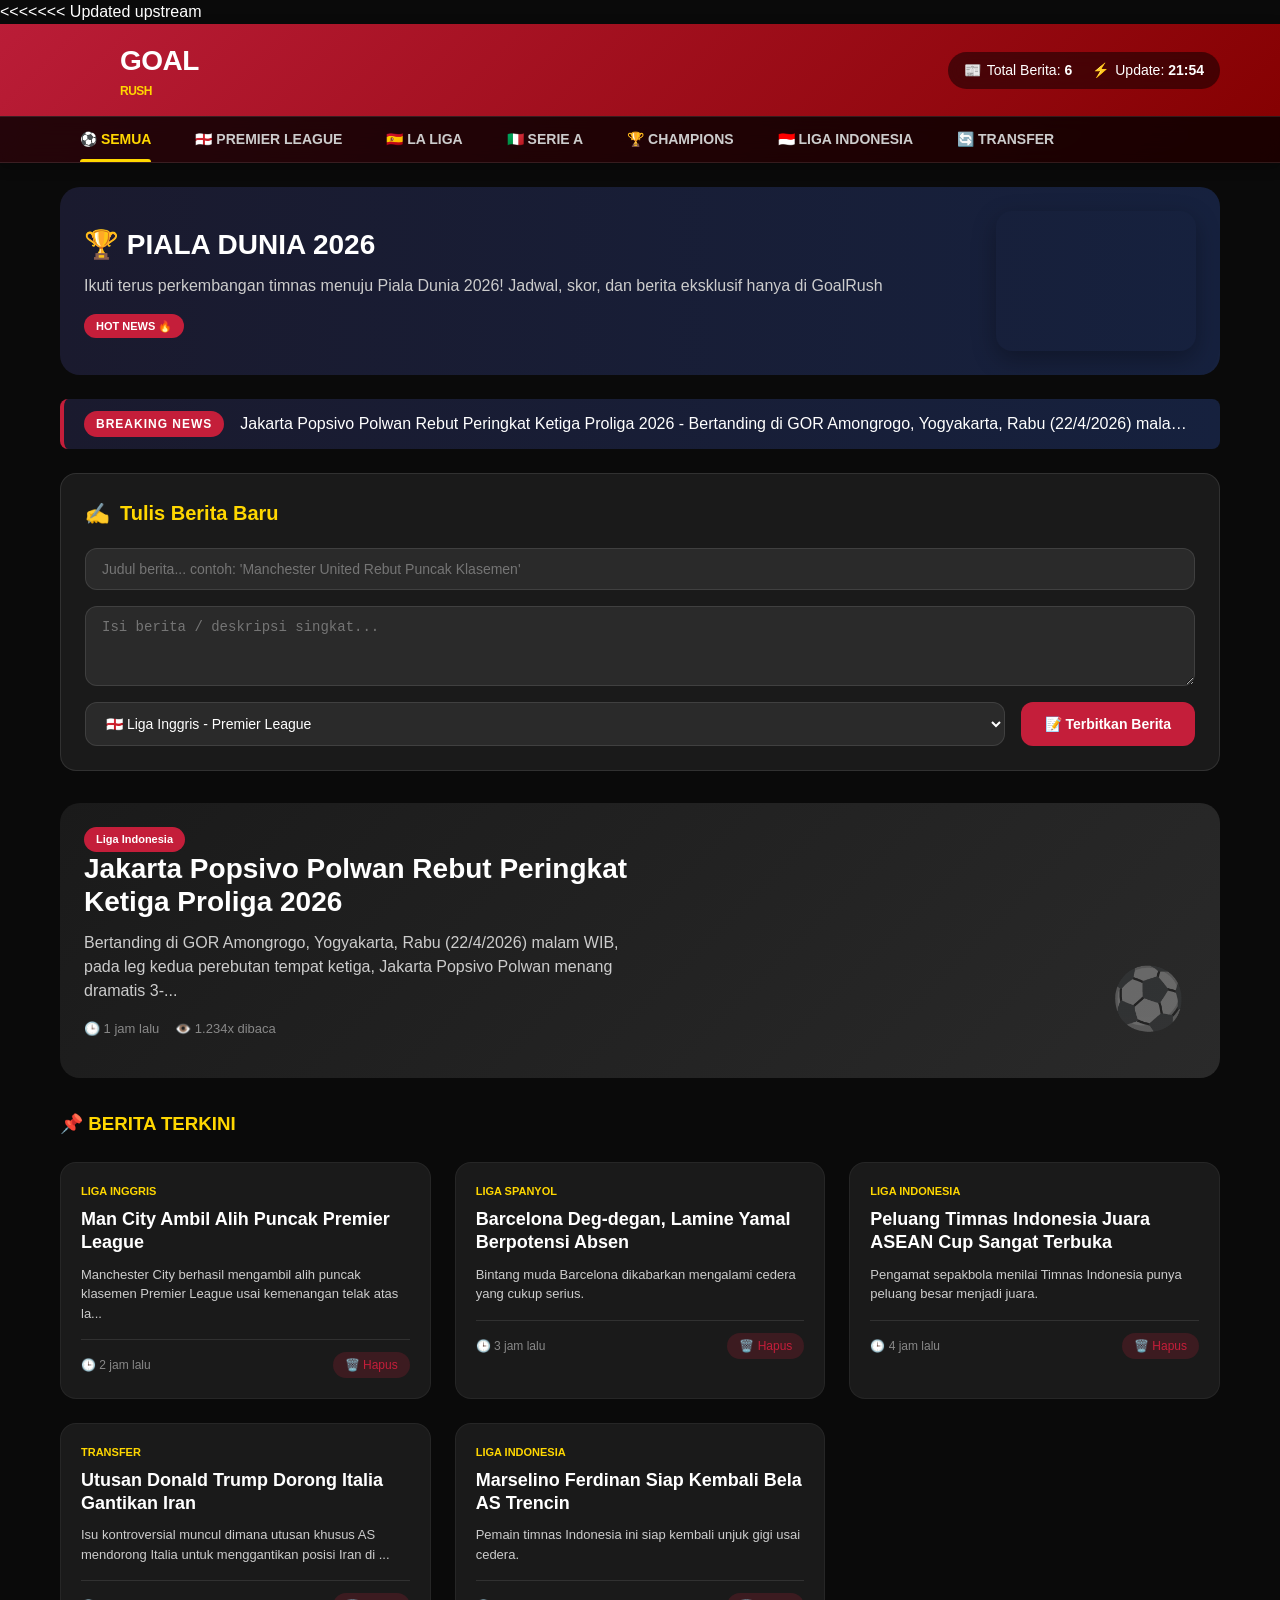
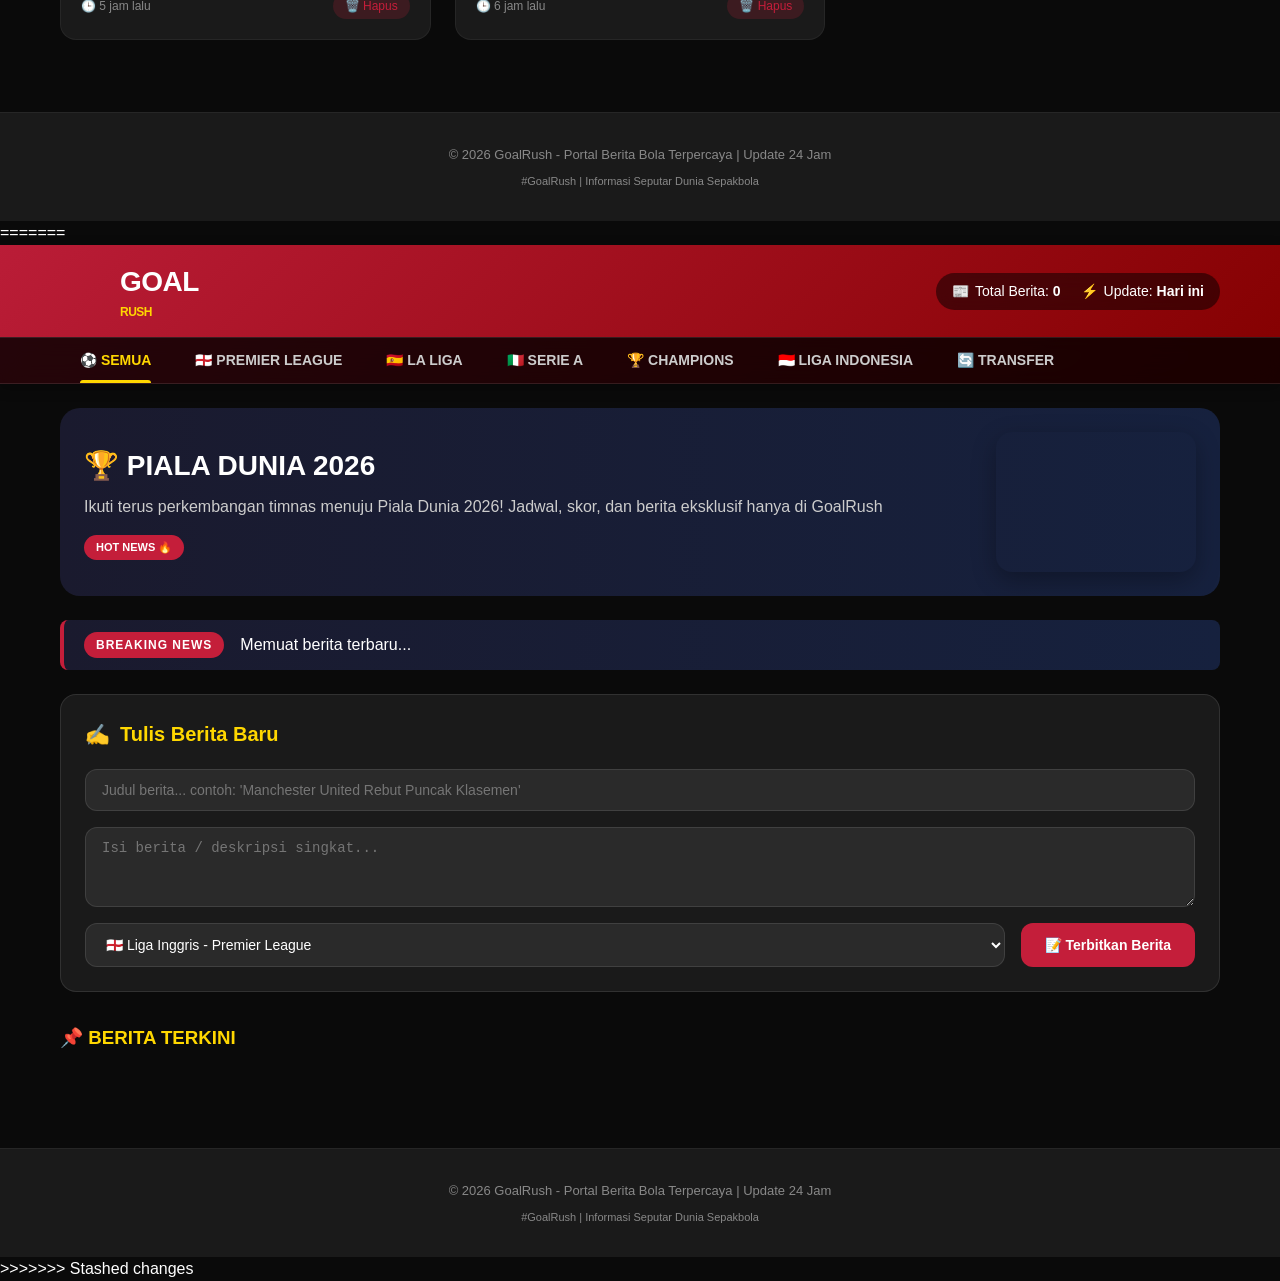
<file: index.html>
<<<<<<< Updated upstream
<!DOCTYPE html>
<html lang="id">

<head>
    <meta charset="UTF-8" />
    <meta name="viewport" content="width=device-width, initial-scale=1, viewport-fit=cover">
    <meta name="mobile-web-app-capable" content="yes">
    <meta name="apple-mobile-web-app-capable" content="yes">
    <meta name="apple-mobile-web-app-status-bar-style" content="black-translucent">
    <meta name="theme-color" content="#c41e3a" />
    <link rel="manifest" href="manifest.json" />
    <link rel="icon" href="icons/icon-192x192-A.png" type="image/png" />
    <title>GoalRush - Berita Bola Terkini</title>
    <style>
        * {
            margin: 0;
            padding: 0;
            box-sizing: border-box;
        }

        :root {
            --primary-red: #c41e3a;
            --primary-dark: #8b0000;
            --primary-gold: #ffd700;
            --bg-dark: #0a0a0a;
            --bg-card: #1a1a1a;
            --bg-light: #2a2a2a;
            --text-light: #ffffff;
            --text-gray: #cccccc;
            --text-muted: #888888;
        }

        body {
            font-family: -apple-system, BlinkMacSystemFont, 'Segoe UI', 'Roboto', 'Helvetica Neue', sans-serif;
            background: var(--bg-dark);
            color: var(--text-light);
            line-height: 1.5;
        }

        .header {
            background: linear-gradient(135deg, rgba(196, 30, 58, 0.95) 0%, rgba(139, 0, 0, 0.95) 100%),
                url('https://images.unsplash.com/photo-1522778119026-d647f0596c20?w=1200&h=300&fit=crop');
            background-size: cover;
            background-position: center 30%;
            position: sticky;
            top: 0;
            z-index: 1000;
            box-shadow: 0 4px 12px rgba(0, 0, 0, 0.3);
        }

        .header-top {
            max-width: 1200px;
            margin: 0 auto;
            padding: 16px 20px;
            display: flex;
            justify-content: space-between;
            align-items: center;
            flex-wrap: wrap;
            gap: 16px;
        }

        .logo {
            display: flex;
            align-items: center;
            gap: 12px;
        }

        .logo-icon {
            width: 48px;
            height: 48px;
            background: url('https://cdn-icons-png.flaticon.com/512/3095/3095110.png') center/cover no-repeat;
            filter: drop-shadow(0 4px 8px rgba(0, 0, 0, 0.3));
        }

        .logo h1 {
            font-size: 28px;
            font-weight: 800;
            letter-spacing: -0.5px;
        }

        .logo span {
            font-size: 12px;
            color: var(--primary-gold);
            display: block;
        }

        .stats {
            display: flex;
            gap: 20px;
            background: rgba(0, 0, 0, 0.5);
            padding: 8px 16px;
            border-radius: 40px;
            backdrop-filter: blur(10px);
        }

        .stat-item {
            display: flex;
            align-items: center;
            gap: 6px;
            font-size: 14px;
        }

        .nav-bar {
            background: rgba(0, 0, 0, 0.8);
            backdrop-filter: blur(10px);
            border-top: 1px solid rgba(255, 255, 255, 0.1);
            border-bottom: 1px solid rgba(255, 255, 255, 0.1);
            overflow-x: auto;
            white-space: nowrap;
            scrollbar-width: thin;
        }

        .nav-links {
            max-width: 1200px;
            margin: 0 auto;
            padding: 0 20px;
            display: flex;
            gap: 4px;
        }

        .nav-link {
            padding: 12px 20px;
            color: var(--text-gray);
            text-decoration: none;
            font-weight: 600;
            font-size: 14px;
            transition: all 0.3s;
            display: inline-block;
            cursor: pointer;
            position: relative;
        }

        .nav-link.active {
            color: var(--primary-gold);
        }

        .nav-link.active::after {
            content: '';
            position: absolute;
            bottom: 0;
            left: 20px;
            right: 20px;
            height: 3px;
            background: var(--primary-gold);
            border-radius: 3px 3px 0 0;
        }

        .container {
            max-width: 1200px;
            margin: 0 auto;
            padding: 24px 20px;
        }

        .hero-banner {
            background: linear-gradient(90deg, #1a1a2e 0%, #16213e 100%);
            border-radius: 20px;
            margin-bottom: 24px;
            overflow: hidden;
            position: relative;
        }

        .hero-content {
            display: flex;
            align-items: center;
            justify-content: space-between;
            flex-wrap: wrap;
            padding: 24px;
            gap: 20px;
        }

        .hero-text {
            flex: 1;
        }

        .hero-text h2 {
            font-size: 28px;
            margin-bottom: 8px;
        }

        .hero-text p {
            color: var(--text-gray);
            margin-bottom: 16px;
        }

        .hero-image {
            width: 200px;
            height: 140px;
            background: url('https://media4.giphy.com/media/v1.Y2lkPTc5MGI3NjExZnBpcW80M2Y4cGNvN2N1Y3Z6b2F2a2ZqOWV0bDZ0aG5ndWpudGhkaSZlcD12MV9pbnRlcm5hbF9naWZfYnlfaWQmY3Q9Zw/3o7abB06u9bNzA8LC8/giphy.gif') center/cover no-repeat;
            border-radius: 16px;
            box-shadow: 0 8px 24px rgba(0, 0, 0, 0.3);
        }

        .breaking-wrapper {
            background: linear-gradient(90deg, #1a1a2e, #16213e);
            border-left: 4px solid var(--primary-red);
            border-radius: 8px;
            margin-bottom: 24px;
            overflow: hidden;
        }

        .breaking-news {
            padding: 12px 20px;
            display: flex;
            align-items: center;
            gap: 16px;
            flex-wrap: wrap;
        }

        .breaking-label {
            background: var(--primary-red);
            padding: 4px 12px;
            border-radius: 20px;
            font-size: 12px;
            font-weight: 700;
            letter-spacing: 1px;
            animation: pulse 1.5s infinite;
        }

        @keyframes pulse {

            0%,
            100% {
                opacity: 1;
            }

            50% {
                opacity: 0.7;
            }
        }

        .breaking-text {
            flex: 1;
            font-weight: 500;
            white-space: nowrap;
            overflow: hidden;
            text-overflow: ellipsis;
        }

        .admin-section {
            background: var(--bg-card);
            border-radius: 16px;
            padding: 24px;
            margin-bottom: 32px;
            border: 1px solid rgba(255, 255, 255, 0.1);
        }

        .section-title {
            font-size: 20px;
            font-weight: 700;
            margin-bottom: 20px;
            display: flex;
            align-items: center;
            gap: 10px;
            color: var(--primary-gold);
        }

        .form-group {
            margin-bottom: 16px;
        }

        input,
        textarea,
        select {
            width: 100%;
            padding: 12px 16px;
            background: var(--bg-light);
            border: 1px solid rgba(255, 255, 255, 0.1);
            border-radius: 12px;
            color: var(--text-light);
            font-size: 14px;
            transition: all 0.3s;
        }

        input:focus,
        textarea:focus,
        select:focus {
            outline: none;
            border-color: var(--primary-red);
            box-shadow: 0 0 0 3px rgba(196, 30, 58, 0.2);
        }

        textarea {
            resize: vertical;
            min-height: 80px;
        }

        .row-2cols {
            display: grid;
            grid-template-columns: 1fr auto;
            gap: 16px;
        }

        .btn {
            padding: 12px 24px;
            border: none;
            border-radius: 12px;
            font-weight: 600;
            cursor: pointer;
            transition: all 0.3s;
            font-size: 14px;
        }

        .btn-primary {
            background: var(--primary-red);
            color: white;
        }

        .btn-primary:hover {
            background: var(--primary-dark);
            transform: translateY(-2px);
        }

        .featured-news {
            margin-bottom: 32px;
        }

        .featured-card {
            background: linear-gradient(135deg, var(--bg-card), var(--bg-light));
            border-radius: 20px;
            overflow: hidden;
            display: grid;
            grid-template-columns: 1fr 1fr;
            gap: 20px;
            padding: 24px;
        }

        .featured-content h2 {
            font-size: 28px;
            margin-bottom: 12px;
            line-height: 1.2;
        }

        .featured-meta {
            display: flex;
            gap: 16px;
            margin: 16px 0;
            font-size: 13px;
            color: var(--text-muted);
        }

        .category-badge {
            display: inline-block;
            padding: 4px 12px;
            background: var(--primary-red);
            border-radius: 20px;
            font-size: 11px;
            font-weight: 600;
        }

        .featured-image {
            background: url('https://images.unsplash.com/photo-1459865264687-595d652de67e?w=400&h=300&fit=crop') center/cover;
            border-radius: 16px;
            min-height: 200px;
            display: flex;
            align-items: center;
            justify-content: center;
            position: relative;
            overflow: hidden;
        }

        .featured-image::after {
            content: "⚽";
            font-size: 60px;
            opacity: 0.3;
            position: absolute;
            bottom: 10px;
            right: 10px;
        }

        .news-grid {
            display: grid;
            grid-template-columns: repeat(auto-fill, minmax(350px, 1fr));
            gap: 24px;
            margin-top: 24px;
        }

        .news-card {
            background: var(--bg-card);
            border-radius: 16px;
            overflow: hidden;
            transition: all 0.3s;
            cursor: pointer;
            border: 1px solid rgba(255, 255, 255, 0.05);
        }

        .news-card:hover {
            transform: translateY(-4px);
            box-shadow: 0 12px 24px rgba(0, 0, 0, 0.3);
            border-color: var(--primary-red);
        }

        .card-content {
            padding: 20px;
        }

        .card-category {
            font-size: 11px;
            color: var(--primary-gold);
            text-transform: uppercase;
            font-weight: 700;
            margin-bottom: 8px;
        }

        .card-title {
            font-size: 18px;
            font-weight: 700;
            margin-bottom: 10px;
            line-height: 1.3;
        }

        .card-excerpt {
            color: var(--text-gray);
            font-size: 13px;
            margin-bottom: 16px;
            line-height: 1.5;
        }

        .card-footer {
            display: flex;
            justify-content: space-between;
            align-items: center;
            font-size: 12px;
            color: var(--text-muted);
            padding-top: 12px;
            border-top: 1px solid rgba(255, 255, 255, 0.1);
        }

        .btn-delete {
            background: rgba(196, 30, 58, 0.2);
            border: none;
            padding: 6px 12px;
            border-radius: 20px;
            color: var(--primary-red);
            cursor: pointer;
            font-size: 12px;
            transition: all 0.2s;
        }

        .btn-delete:hover {
            background: var(--primary-red);
            color: white;
        }

        .empty-state {
            text-align: center;
            padding: 60px 20px;
            color: var(--text-muted);
            grid-column: 1 / -1;
        }

        .footer {
            background: var(--bg-card);
            margin-top: 48px;
            padding: 32px 20px;
            text-align: center;
            color: var(--text-muted);
            font-size: 13px;
            border-top: 1px solid rgba(255, 255, 255, 0.05);
        }

        @media (max-width: 768px) {
            .featured-card {
                grid-template-columns: 1fr;
            }

            .featured-content h2 {
                font-size: 22px;
            }

            .news-grid {
                grid-template-columns: 1fr;
            }

            .header-top {
                flex-direction: column;
                text-align: center;
            }

            .row-2cols {
                grid-template-columns: 1fr;
            }

            .hero-image {
                width: 100%;
                height: 120px;
            }

            .hero-text h2 {
                font-size: 20px;
            }
        }
    </style>
</head>

<body>
    <header class="header">
        <div class="header-top">
            <div class="logo">
                <div class="logo-icon"></div>
                <div>
                    <h1>GOAL<span>RUSH</span></h1>
                </div>
            </div>
            <div class="stats">
                <div class="stat-item">
                    <span>📰</span>
                    <span>Total Berita: <strong id="totalNews">0</strong></span>
                </div>
                <div class="stat-item">
                    <span>⚡</span>
                    <span>Update: <strong id="updateTime">Hari ini</strong></span>
                </div>
            </div>
        </div>
        <div class="nav-bar">
            <div class="nav-links" id="navLinks">
                <a class="nav-link active" data-filter="all">⚽ SEMUA</a>
                <a class="nav-link" data-filter="Liga Inggris">🏴󠁧󠁢󠁥󠁮󠁧󠁿 PREMIER LEAGUE</a>
                <a class="nav-link" data-filter="Liga Spanyol">🇪🇸 LA LIGA</a>
                <a class="nav-link" data-filter="Liga Italia">🇮🇹 SERIE A</a>
                <a class="nav-link" data-filter="Liga Champions">🏆 CHAMPIONS</a>
                <a class="nav-link" data-filter="Liga Indonesia">🇮🇩 LIGA INDONESIA</a>
                <a class="nav-link" data-filter="Transfer">🔄 TRANSFER</a>
            </div>
        </div>
    </header>

    <div class="container">
        <div class="hero-banner">
            <div class="hero-content">
                <div class="hero-text">
                    <h2>🏆 PIALA DUNIA 2026</h2>
                    <p>Ikuti terus perkembangan timnas menuju Piala Dunia 2026! Jadwal, skor, dan berita eksklusif hanya
                        di GoalRush</p>
                    <span class="category-badge">HOT NEWS 🔥</span>
                </div>
                <div class="hero-image" title="Animasi selebrasi gol"></div>
            </div>
        </div>

        <div class="breaking-wrapper">
            <div class="breaking-news">
                <span class="breaking-label">BREAKING NEWS</span>
                <span class="breaking-text" id="breakingText">Memuat berita terbaru...</span>
            </div>
        </div>

        <div class="admin-section">
            <div class="section-title">
                <span>✍️</span> Tulis Berita Baru
            </div>
            <div class="form-group">
                <input type="text" id="titleInput"
                    placeholder="Judul berita... contoh: 'Manchester United Rebut Puncak Klasemen'" />
            </div>
            <div class="form-group">
                <textarea id="descInput" placeholder="Isi berita / deskripsi singkat..."></textarea>
            </div>
            <div class="row-2cols">
                <select id="categorySelect">
                    <option value="Liga Inggris">🏴󠁧󠁢󠁥󠁮󠁧󠁿 Liga Inggris - Premier League</option>
                    <option value="Liga Spanyol">🇪🇸 Liga Spanyol - La Liga</option>
                    <option value="Liga Italia">🇮🇹 Liga Italia - Serie A</option>
                    <option value="Liga Champions">🏆 Liga Champions UEFA</option>
                    <option value="Liga Indonesia">🇮🇩 Liga Indonesia - BRI Liga 1</option>
                    <option value="Transfer">🔄 Bursa Transfer & Rumor</option>
                </select>
                <button class="btn btn-primary" onclick="addNews()">📝 Terbitkan Berita</button>
            </div>
        </div>

        <div class="featured-news" id="featuredSection"></div>

        <div style="margin-top: 16px;">
            <h3 style="margin-bottom: 16px; color: var(--primary-gold);">📌 BERITA TERKINI</h3>
            <div class="news-grid" id="newsGrid"></div>
        </div>
    </div>

    <footer class="footer">
        <p>© 2026 GoalRush - Portal Berita Bola Terpercaya | Update 24 Jam</p>
        <p style="margin-top: 8px; font-size: 11px;">#GoalRush | Informasi Seputar Dunia Sepakbola</p>
    </footer>

    <script>
        let newsItems = [
            {
                id: 1,
                title: "Jakarta Popsivo Polwan Rebut Peringkat Ketiga Proliga 2026",
                description: "Bertanding di GOR Amongrogo, Yogyakarta, Rabu (22/4/2026) malam WIB, pada leg kedua perebutan tempat ketiga, Jakarta Popsivo Polwan menang dramatis 3-2.",
                category: "Liga Indonesia",
                timestamp: Date.now() - 3600000,
                dateStr: "1 jam lalu"
            },
            {
                id: 2,
                title: "Man City Ambil Alih Puncak Premier League",
                description: "Manchester City berhasil mengambil alih puncak klasemen Premier League usai kemenangan telak atas lawannya.",
                category: "Liga Inggris",
                timestamp: Date.now() - 7200000,
                dateStr: "2 jam lalu"
            },
            {
                id: 3,
                title: "Barcelona Deg-degan, Lamine Yamal Berpotensi Absen",
                description: "Bintang muda Barcelona dikabarkan mengalami cedera yang cukup serius.",
                category: "Liga Spanyol",
                timestamp: Date.now() - 10800000,
                dateStr: "3 jam lalu"
            },
            {
                id: 4,
                title: "Peluang Timnas Indonesia Juara ASEAN Cup Sangat Terbuka",
                description: "Pengamat sepakbola menilai Timnas Indonesia punya peluang besar menjadi juara.",
                category: "Liga Indonesia",
                timestamp: Date.now() - 14400000,
                dateStr: "4 jam lalu"
            },
            {
                id: 5,
                title: "Utusan Donald Trump Dorong Italia Gantikan Iran",
                description: "Isu kontroversial muncul dimana utusan khusus AS mendorong Italia untuk menggantikan posisi Iran di Piala Dunia 2026.",
                category: "Transfer",
                timestamp: Date.now() - 18000000,
                dateStr: "5 jam lalu"
            },
            {
                id: 6,
                title: "Marselino Ferdinan Siap Kembali Bela AS Trencin",
                description: "Pemain timnas Indonesia ini siap kembali unjuk gigi usai cedera.",
                category: "Liga Indonesia",
                timestamp: Date.now() - 21600000,
                dateStr: "6 jam lalu"
            }
        ];

        let currentFilter = 'all';

        function formatRelativeTime(timestamp) {
            const diff = Date.now() - timestamp;
            const hours = Math.floor(diff / 3600000);
            if (hours < 1) return 'Baru saja';
            if (hours < 24) return `${hours} jam lalu`;
            return `${Math.floor(hours / 24)} hari lalu`;
        }

        function saveToLocal() {
            localStorage.setItem('goalrush_news', JSON.stringify(newsItems));
        }

        function loadFromLocal() {
            const saved = localStorage.getItem('goalrush_news');
            if (saved) {
                const parsed = JSON.parse(saved);
                if (parsed && parsed.length) {
                    newsItems = parsed;
                }
            }
            renderAll();
        }

        function addNews() {
            const title = document.getElementById('titleInput').value.trim();
            const desc = document.getElementById('descInput').value.trim();
            const category = document.getElementById('categorySelect').value;

            if (!title || !desc) {
                alert('Judul dan deskripsi berita harus diisi!');
                return;
            }

            const newNews = {
                id: Date.now(),
                title: title,
                description: desc,
                category: category,
                timestamp: Date.now(),
                dateStr: formatRelativeTime(Date.now())
            };

            newsItems.unshift(newNews);
            saveToLocal();

            document.getElementById('titleInput').value = '';
            document.getElementById('descInput').value = '';

            renderAll();
            showNotification('Berita berhasil diterbitkan!');
        }

        function deleteNews(id) {
            if (confirm('Hapus berita ini?')) {
                newsItems = newsItems.filter(item => item.id !== id);
                saveToLocal();
                renderAll();
            }
        }

        function setFilter(filter) {
            currentFilter = filter;
            document.querySelectorAll('.nav-link').forEach(link => {
                link.classList.remove('active');
                if (link.getAttribute('data-filter') === filter || (filter === 'all' && link.getAttribute('data-filter') === 'all')) {
                    link.classList.add('active');
                }
            });
            renderAll();
        }

        function renderFeatured(newsList) {
            const featuredDiv = document.getElementById('featuredSection');
            if (newsList.length === 0) {
                featuredDiv.innerHTML = '';
                return;
            }

            const featured = newsList[0];
            featuredDiv.innerHTML = `
                <div class="featured-card">
                    <div class="featured-content">
                        <span class="category-badge">${featured.category}</span>
                        <h2>${escapeHtml(featured.title)}</h2>
                        <p style="color: var(--text-gray); margin: 12px 0;">${escapeHtml(featured.description.substring(0, 150))}${featured.description.length > 150 ? '...' : ''}</p>
                        <div class="featured-meta">
                            <span>🕒 ${featured.dateStr || formatRelativeTime(featured.timestamp)}</span>
                            <span>👁️ 1.234x dibaca</span>
                        </div>
                    </div>
                    <div class="featured-image" title="Gambar ilustrasi pertandingan sepakbola"></div>
                </div>
            `;
        }

        function renderNewsGrid() {
            const grid = document.getElementById('newsGrid');
            let filtered = [...newsItems];

            if (currentFilter !== 'all') {
                filtered = filtered.filter(item => item.category === currentFilter);
            }

            filtered.sort((a, b) => b.timestamp - a.timestamp);

            if (filtered.length === 0) {
                grid.innerHTML = `<div class="empty-state"><div class="empty-icon">📭</div><h3>Belum ada berita</h3><p>Silakan tambahkan berita terbaru</p></div>`;
                return;
            }

            const gridItems = currentFilter === 'all' && filtered.length > 1 ? filtered.slice(1) : filtered;

            if (gridItems.length === 0 && filtered.length > 0) {
                grid.innerHTML = `<div class="empty-state"><div class="empty-icon">📰</div><p>Berita lainnya akan segera hadir</p></div>`;
                return;
            }

            grid.innerHTML = gridItems.map(news => `
                <div class="news-card">
                    <div class="card-content">
                        <div class="card-category">${news.category}</div>
                        <div class="card-title">${escapeHtml(news.title)}</div>
                        <div class="card-excerpt">${escapeHtml(news.description.substring(0, 100))}${news.description.length > 100 ? '...' : ''}</div>
                        <div class="card-footer">
                            <span>🕒 ${news.dateStr || formatRelativeTime(news.timestamp)}</span>
                            <button class="btn-delete" onclick="deleteNews(${news.id})">🗑️ Hapus</button>
                        </div>
                    </div>
                </div>
            `).join('');
        }

        function updateBreaking() {
            if (newsItems.length > 0) {
                const latest = [...newsItems].sort((a, b) => b.timestamp - a.timestamp)[0];
                document.getElementById('breakingText').innerHTML = `${latest.title} - ${latest.description.substring(0, 100)}...`;
            } else {
                document.getElementById('breakingText').innerHTML = 'Selamat datang di GoalRush - Portal Berita Bola Terkini';
            }
        }

        function updateStatsUI() {
            document.getElementById('totalNews').innerText = newsItems.length;
            const now = new Date();
            document.getElementById('updateTime').innerHTML = `${now.getHours().toString().padStart(2, '0')}:${now.getMinutes().toString().padStart(2, '0')}`;
        }

        function escapeHtml(str) {
            if (!str) return '';
            return str.replace(/[&<>]/g, function (m) {
                if (m === '&') return '&amp;';
                if (m === '<') return '&lt;';
                if (m === '>') return '&gt;';
                return m;
            });
        }

        function showNotification(msg) {
            const notif = document.createElement('div');
            notif.innerText = msg;
            notif.style.position = 'fixed';
            notif.style.bottom = '20px';
            notif.style.right = '20px';
            notif.style.backgroundColor = '#c41e3a';
            notif.style.color = 'white';
            notif.style.padding = '12px 20px';
            notif.style.borderRadius = '30px';
            notif.style.zIndex = '9999';
            notif.style.fontSize = '14px';
            notif.style.boxShadow = '0 4px 12px rgba(0,0,0,0.3)';
            document.body.appendChild(notif);
            setTimeout(() => notif.remove(), 2500);
        }

        function renderAll() {
            newsItems.forEach(item => {
                if (!item.dateStr && item.timestamp) {
                    item.dateStr = formatRelativeTime(item.timestamp);
                } else if (!item.timestamp) {
                    item.timestamp = Date.now() - (Math.random() * 86400000);
                    item.dateStr = formatRelativeTime(item.timestamp);
                }
            });

            if (currentFilter === 'all' && newsItems.length > 0) {
                renderFeatured(newsItems);
            } else {
                const filteredFeatured = currentFilter === 'all' ? newsItems : newsItems.filter(n => n.category === currentFilter);
                if (filteredFeatured.length > 0) {
                    renderFeatured(filteredFeatured);
                } else {
                    document.getElementById('featuredSection').innerHTML = '';
                }
            }
            renderNewsGrid();
            updateBreaking();
            updateStatsUI();
            saveToLocal();
        }

        document.querySelectorAll('.nav-link').forEach(link => {
            link.addEventListener('click', (e) => {
                const filter = link.getAttribute('data-filter');
                setFilter(filter);
            });
        });

        loadFromLocal();

        if ('serviceWorker' in navigator) {
            window.addEventListener('load', () => {
                navigator.serviceWorker.register('/GoalRush/service-worker.js')
                    .then(() => console.log('SW Registered'))
                    .catch(err => console.error('SW Error:', err));
            });
        }

        window.addNews = addNews;
        window.deleteNews = deleteNews;
        window.setFilter = setFilter;
    </script>
</body>

=======
<!DOCTYPE html>
<html lang="id">

<head>
    <meta charset="UTF-8" />
    <meta name="viewport" content="width=device-width, initial-scale=1, viewport-fit=cover">
    <meta name="mobile-web-app-capable" content="yes">
    <meta name="apple-mobile-web-app-capable" content="yes">
    <meta name="apple-mobile-web-app-status-bar-style" content="black-translucent">
    <meta name="theme-color" content="#c41e3a" />
    <link rel="manifest" href="manifest.json" />
    <link rel="icon" href="icons/icon-192x192-A.png" type="image/png" />
    <title>GoalRush - Berita Bola Terkini</title>
    <style>
        * {
            margin: 0;
            padding: 0;
            box-sizing: border-box;
        }

        :root {
            --primary-red: #c41e3a;
            --primary-dark: #8b0000;
            --primary-gold: #ffd700;
            --bg-dark: #0a0a0a;
            --bg-card: #1a1a1a;
            --bg-light: #2a2a2a;
            --text-light: #ffffff;
            --text-gray: #cccccc;
            --text-muted: #888888;
        }

        body {
            font-family: -apple-system, BlinkMacSystemFont, 'Segoe UI', 'Roboto', 'Helvetica Neue', sans-serif;
            background: var(--bg-dark);
            color: var(--text-light);
            line-height: 1.5;
        }

        .header {
            background: linear-gradient(135deg, rgba(196, 30, 58, 0.95) 0%, rgba(139, 0, 0, 0.95) 100%),
                url('https://images.unsplash.com/photo-1522778119026-d647f0596c20?w=1200&h=300&fit=crop');
            background-size: cover;
            background-position: center 30%;
            position: sticky;
            top: 0;
            z-index: 1000;
            box-shadow: 0 4px 12px rgba(0, 0, 0, 0.3);
        }

        .header-top {
            max-width: 1200px;
            margin: 0 auto;
            padding: 16px 20px;
            display: flex;
            justify-content: space-between;
            align-items: center;
            flex-wrap: wrap;
            gap: 16px;
        }

        .logo {
            display: flex;
            align-items: center;
            gap: 12px;
        }

        .logo-icon {
            width: 48px;
            height: 48px;
            background: url('https://cdn-icons-png.flaticon.com/512/3095/3095110.png') center/cover no-repeat;
            filter: drop-shadow(0 4px 8px rgba(0, 0, 0, 0.3));
        }

        .logo h1 {
            font-size: 28px;
            font-weight: 800;
            letter-spacing: -0.5px;
        }

        .logo span {
            font-size: 12px;
            color: var(--primary-gold);
            display: block;
        }

        .stats {
            display: flex;
            gap: 20px;
            background: rgba(0, 0, 0, 0.5);
            padding: 8px 16px;
            border-radius: 40px;
            backdrop-filter: blur(10px);
        }

        .stat-item {
            display: flex;
            align-items: center;
            gap: 6px;
            font-size: 14px;
        }

        .nav-bar {
            background: rgba(0, 0, 0, 0.8);
            backdrop-filter: blur(10px);
            border-top: 1px solid rgba(255, 255, 255, 0.1);
            border-bottom: 1px solid rgba(255, 255, 255, 0.1);
            overflow-x: auto;
            white-space: nowrap;
            scrollbar-width: thin;
        }

        .nav-links {
            max-width: 1200px;
            margin: 0 auto;
            padding: 0 20px;
            display: flex;
            gap: 4px;
        }

        .nav-link {
            padding: 12px 20px;
            color: var(--text-gray);
            text-decoration: none;
            font-weight: 600;
            font-size: 14px;
            transition: all 0.3s;
            display: inline-block;
            cursor: pointer;
            position: relative;
        }

        .nav-link.active {
            color: var(--primary-gold);
        }

        .nav-link.active::after {
            content: '';
            position: absolute;
            bottom: 0;
            left: 20px;
            right: 20px;
            height: 3px;
            background: var(--primary-gold);
            border-radius: 3px 3px 0 0;
        }

        .container {
            max-width: 1200px;
            margin: 0 auto;
            padding: 24px 20px;
        }

        .hero-banner {
            background: linear-gradient(90deg, #1a1a2e 0%, #16213e 100%);
            border-radius: 20px;
            margin-bottom: 24px;
            overflow: hidden;
            position: relative;
        }

        .hero-content {
            display: flex;
            align-items: center;
            justify-content: space-between;
            flex-wrap: wrap;
            padding: 24px;
            gap: 20px;
        }

        .hero-text {
            flex: 1;
        }

        .hero-text h2 {
            font-size: 28px;
            margin-bottom: 8px;
        }

        .hero-text p {
            color: var(--text-gray);
            margin-bottom: 16px;
        }

        .hero-image {
            width: 200px;
            height: 140px;
            background: url('https://media4.giphy.com/media/v1.Y2lkPTc5MGI3NjExZnBpcW80M2Y4cGNvN2N1Y3Z6b2F2a2ZqOWV0bDZ0aG5ndWpudGhkaSZlcD12MV9pbnRlcm5hbF9naWZfYnlfaWQmY3Q9Zw/3o7abB06u9bNzA8LC8/giphy.gif') center/cover no-repeat;
            border-radius: 16px;
            box-shadow: 0 8px 24px rgba(0, 0, 0, 0.3);
        }

        .breaking-wrapper {
            background: linear-gradient(90deg, #1a1a2e, #16213e);
            border-left: 4px solid var(--primary-red);
            border-radius: 8px;
            margin-bottom: 24px;
            overflow: hidden;
        }

        .breaking-news {
            padding: 12px 20px;
            display: flex;
            align-items: center;
            gap: 16px;
            flex-wrap: wrap;
        }

        .breaking-label {
            background: var(--primary-red);
            padding: 4px 12px;
            border-radius: 20px;
            font-size: 12px;
            font-weight: 700;
            letter-spacing: 1px;
            animation: pulse 1.5s infinite;
        }

        @keyframes pulse {

            0%,
            100% {
                opacity: 1;
            }

            50% {
                opacity: 0.7;
            }
        }

        .breaking-text {
            flex: 1;
            font-weight: 500;
            white-space: nowrap;
            overflow: hidden;
            text-overflow: ellipsis;
        }

        .admin-section {
            background: var(--bg-card);
            border-radius: 16px;
            padding: 24px;
            margin-bottom: 32px;
            border: 1px solid rgba(255, 255, 255, 0.1);
        }

        .section-title {
            font-size: 20px;
            font-weight: 700;
            margin-bottom: 20px;
            display: flex;
            align-items: center;
            gap: 10px;
            color: var(--primary-gold);
        }

        .form-group {
            margin-bottom: 16px;
        }

        input,
        textarea,
        select {
            width: 100%;
            padding: 12px 16px;
            background: var(--bg-light);
            border: 1px solid rgba(255, 255, 255, 0.1);
            border-radius: 12px;
            color: var(--text-light);
            font-size: 14px;
            transition: all 0.3s;
        }

        input:focus,
        textarea:focus,
        select:focus {
            outline: none;
            border-color: var(--primary-red);
            box-shadow: 0 0 0 3px rgba(196, 30, 58, 0.2);
        }

        textarea {
            resize: vertical;
            min-height: 80px;
        }

        .row-2cols {
            display: grid;
            grid-template-columns: 1fr auto;
            gap: 16px;
        }

        .btn {
            padding: 12px 24px;
            border: none;
            border-radius: 12px;
            font-weight: 600;
            cursor: pointer;
            transition: all 0.3s;
            font-size: 14px;
        }

        .btn-primary {
            background: var(--primary-red);
            color: white;
        }

        .btn-primary:hover {
            background: var(--primary-dark);
            transform: translateY(-2px);
        }

        .featured-news {
            margin-bottom: 32px;
        }

        .featured-card {
            background: linear-gradient(135deg, var(--bg-card), var(--bg-light));
            border-radius: 20px;
            overflow: hidden;
            display: grid;
            grid-template-columns: 1fr 1fr;
            gap: 20px;
            padding: 24px;
        }

        .featured-content h2 {
            font-size: 28px;
            margin-bottom: 12px;
            line-height: 1.2;
        }

        .featured-meta {
            display: flex;
            gap: 16px;
            margin: 16px 0;
            font-size: 13px;
            color: var(--text-muted);
        }

        .category-badge {
            display: inline-block;
            padding: 4px 12px;
            background: var(--primary-red);
            border-radius: 20px;
            font-size: 11px;
            font-weight: 600;
        }

        .featured-image {
            background: url('https://images.unsplash.com/photo-1459865264687-595d652de67e?w=400&h=300&fit=crop') center/cover;
            border-radius: 16px;
            min-height: 200px;
            display: flex;
            align-items: center;
            justify-content: center;
            position: relative;
            overflow: hidden;
        }

        .featured-image::after {
            content: "⚽";
            font-size: 60px;
            opacity: 0.3;
            position: absolute;
            bottom: 10px;
            right: 10px;
        }

        .news-grid {
            display: grid;
            grid-template-columns: repeat(auto-fill, minmax(350px, 1fr));
            gap: 24px;
            margin-top: 24px;
        }

        .news-card {
            background: var(--bg-card);
            border-radius: 16px;
            overflow: hidden;
            transition: all 0.3s;
            cursor: pointer;
            border: 1px solid rgba(255, 255, 255, 0.05);
        }

        .news-card:hover {
            transform: translateY(-4px);
            box-shadow: 0 12px 24px rgba(0, 0, 0, 0.3);
            border-color: var(--primary-red);
        }

        .card-content {
            padding: 20px;
        }

        .card-category {
            font-size: 11px;
            color: var(--primary-gold);
            text-transform: uppercase;
            font-weight: 700;
            margin-bottom: 8px;
        }

        .card-title {
            font-size: 18px;
            font-weight: 700;
            margin-bottom: 10px;
            line-height: 1.3;
        }

        .card-excerpt {
            color: var(--text-gray);
            font-size: 13px;
            margin-bottom: 16px;
            line-height: 1.5;
        }

        .card-footer {
            display: flex;
            justify-content: space-between;
            align-items: center;
            font-size: 12px;
            color: var(--text-muted);
            padding-top: 12px;
            border-top: 1px solid rgba(255, 255, 255, 0.1);
        }

        .btn-delete {
            background: rgba(196, 30, 58, 0.2);
            border: none;
            padding: 6px 12px;
            border-radius: 20px;
            color: var(--primary-red);
            cursor: pointer;
            font-size: 12px;
            transition: all 0.2s;
        }

        .btn-delete:hover {
            background: var(--primary-red);
            color: white;
        }

        .empty-state {
            text-align: center;
            padding: 60px 20px;
            color: var(--text-muted);
            grid-column: 1 / -1;
        }

        .footer {
            background: var(--bg-card);
            margin-top: 48px;
            padding: 32px 20px;
            text-align: center;
            color: var(--text-muted);
            font-size: 13px;
            border-top: 1px solid rgba(255, 255, 255, 0.05);
        }

        @media (max-width: 768px) {
            .featured-card {
                grid-template-columns: 1fr;
            }

            .featured-content h2 {
                font-size: 22px;
            }

            .news-grid {
                grid-template-columns: 1fr;
            }

            .header-top {
                flex-direction: column;
                text-align: center;
            }

            .row-2cols {
                grid-template-columns: 1fr;
            }

            .hero-image {
                width: 100%;
                height: 120px;
            }

            .hero-text h2 {
                font-size: 20px;
            }
        }
    </style>
</head>

<body>
    <header class="header">
        <div class="header-top">
            <div class="logo">
                <div class="logo-icon"></div>
                <div>
                    <h1>GOAL<span>RUSH</span></h1>
                </div>
            </div>
            <div class="stats">
                <div class="stat-item">
                    <span>📰</span>
                    <span>Total Berita: <strong id="totalNews">0</strong></span>
                </div>
                <div class="stat-item">
                    <span>⚡</span>
                    <span>Update: <strong id="updateTime">Hari ini</strong></span>
                </div>
            </div>
        </div>
        <div class="nav-bar">
            <div class="nav-links" id="navLinks">
                <a class="nav-link active" data-filter="all">⚽ SEMUA</a>
                <a class="nav-link" data-filter="Liga Inggris">🏴󠁧󠁢󠁥󠁮󠁧󠁿 PREMIER LEAGUE</a>
                <a class="nav-link" data-filter="Liga Spanyol">🇪🇸 LA LIGA</a>
                <a class="nav-link" data-filter="Liga Italia">🇮🇹 SERIE A</a>
                <a class="nav-link" data-filter="Liga Champions">🏆 CHAMPIONS</a>
                <a class="nav-link" data-filter="Liga Indonesia">🇮🇩 LIGA INDONESIA</a>
                <a class="nav-link" data-filter="Transfer">🔄 TRANSFER</a>
            </div>
        </div>
    </header>

    <div class="container">
        <div class="hero-banner">
            <div class="hero-content">
                <div class="hero-text">
                    <h2>🏆 PIALA DUNIA 2026</h2>
                    <p>Ikuti terus perkembangan timnas menuju Piala Dunia 2026! Jadwal, skor, dan berita eksklusif hanya
                        di GoalRush</p>
                    <span class="category-badge">HOT NEWS 🔥</span>
                </div>
                <div class="hero-image" title="Animasi selebrasi gol"></div>
            </div>
        </div>

        <div class="breaking-wrapper">
            <div class="breaking-news">
                <span class="breaking-label">BREAKING NEWS</span>
                <span class="breaking-text" id="breakingText">Memuat berita terbaru...</span>
            </div>
        </div>

        <div class="admin-section">
            <div class="section-title">
                <span>✍️</span> Tulis Berita Baru
            </div>
            <div class="form-group">
                <input type="text" id="titleInput"
                    placeholder="Judul berita... contoh: 'Manchester United Rebut Puncak Klasemen'" />
            </div>
            <div class="form-group">
                <textarea id="descInput" placeholder="Isi berita / deskripsi singkat..."></textarea>
            </div>
            <div class="row-2cols">
                <select id="categorySelect">
                    <option value="Liga Inggris">🏴󠁧󠁢󠁥󠁮󠁧󠁿 Liga Inggris - Premier League</option>
                    <option value="Liga Spanyol">🇪🇸 Liga Spanyol - La Liga</option>
                    <option value="Liga Italia">🇮🇹 Liga Italia - Serie A</option>
                    <option value="Liga Champions">🏆 Liga Champions UEFA</option>
                    <option value="Liga Indonesia">🇮🇩 Liga Indonesia - BRI Liga 1</option>
                    <option value="Transfer">🔄 Bursa Transfer & Rumor</option>
                </select>
                <button class="btn btn-primary" onclick="addNews()">📝 Terbitkan Berita</button>
            </div>
        </div>

        <div class="featured-news" id="featuredSection"></div>

        <div style="margin-top: 16px;">
            <h3 style="margin-bottom: 16px; color: var(--primary-gold);">📌 BERITA TERKINI</h3>
            <div class="news-grid" id="newsGrid"></div>
        </div>
    </div>

    <footer class="footer">
        <p>© 2026 GoalRush - Portal Berita Bola Terpercaya | Update 24 Jam</p>
        <p style="margin-top: 8px; font-size: 11px;">#GoalRush | Informasi Seputar Dunia Sepakbola</p>
    </footer>

    <script>
        let newsItems = [
            {
                id: 1,
                title: "Jakarta Popsivo Polwan Rebut Peringkat Ketiga Proliga 2026",
                description: "Bertanding di GOR Amongrogo, Yogyakarta, Rabu (22/4/2026) malam WIB, pada leg kedua perebutan tempat ketiga, Jakarta Popsivo Polwan menang dramatis 3-2.",
                category: "Liga Indonesia",
                timestamp: Date.now() - 3600000,
                dateStr: "1 jam lalu"
            },
            {
                id: 2,
                title: "Man City Ambil Alih Puncak Premier League",
                description: "Manchester City berhasil mengambil alih puncak klasemen Premier League usai kemenangan telak atas lawannya.",
                category: "Liga Inggris",
                timestamp: Date.now() - 7200000,
                dateStr: "2 jam lalu"
            },
            {
                id: 3,
                title: "Barcelona Deg-degan, Lamine Yamal Berpotensi Absen",
                description: "Bintang muda Barcelona dikabarkan mengalami cedera yang cukup serius.",
                category: "Liga Spanyol",
                timestamp: Date.now() - 10800000,
                dateStr: "3 jam lalu"
            },
            {
                id: 4,
                title: "Peluang Timnas Indonesia Juara ASEAN Cup Sangat Terbuka",
                description: "Pengamat sepakbola menilai Timnas Indonesia punya peluang besar menjadi juara.",
                category: "Liga Indonesia",
                timestamp: Date.now() - 14400000,
                dateStr: "4 jam lalu"
            },
            {
                id: 5,
                title: "Utusan Donald Trump Dorong Italia Gantikan Iran",
                description: "Isu kontroversial muncul dimana utusan khusus AS mendorong Italia untuk menggantikan posisi Iran di Piala Dunia 2026.",
                category: "Transfer",
                timestamp: Date.now() - 18000000,
                dateStr: "5 jam lalu"
            },
            {
                id: 6,
                title: "Marselino Ferdinan Siap Kembali Bela AS Trencin",
                description: "Pemain timnas Indonesia ini siap kembali unjuk gigi usai cedera.",
                category: "Liga Indonesia",
                timestamp: Date.now() - 21600000,
                dateStr: "6 jam lalu"
            }
        ];

        let currentFilter = 'all';

        function formatRelativeTime(timestamp) {
            const diff = Date.now() - timestamp;
            const hours = Math.floor(diff / 3600000);
            if (hours < 1) return 'Baru saja';
            if (hours < 24) return `${hours} jam lalu`;
            return `${Math.floor(hours / 24)} hari lalu`;
        }

        function saveToLocal() {
            localStorage.setItem('goalrush_news', JSON.stringify(newsItems));
        }

        function loadFromLocal() {
            const saved = localStorage.getItem('goalrush_news');
            if (saved) {
                const parsed = JSON.parse(saved);
                if (parsed && parsed.length) {
                    newsItems = parsed;
                }
            }
            renderAll();
        }

        function addNews() {
            const title = document.getElementById('titleInput').value.trim();
            const desc = document.getElementById('descInput').value.trim();
            const category = document.getElementById('categorySelect').value;

            if (!title || !desc) {
                alert('Judul dan deskripsi berita harus diisi!');
                return;
            }

            const newNews = {
                id: Date.now(),
                title: title,
                description: desc,
                category: category,
                timestamp: Date.now(),
                dateStr: formatRelativeTime(Date.now())
            };

            newsItems.unshift(newNews);
            saveToLocal();

            document.getElementById('titleInput').value = '';
            document.getElementById('descInput').value = '';

            renderAll();
            showNotification('Berita berhasil diterbitkan!');
        }

        function deleteNews(id) {
            if (confirm('Hapus berita ini?')) {
                newsItems = newsItems.filter(item => item.id !== id);
                saveToLocal();
                renderAll();
            }
        }

        function setFilter(filter) {
            currentFilter = filter;
            document.querySelectorAll('.nav-link').forEach(link => {
                link.classList.remove('active');
                if (link.getAttribute('data-filter') === filter || (filter === 'all' && link.getAttribute('data-filter') === 'all')) {
                    link.classList.add('active');
                }
            });
            renderAll();
        }

        function renderFeatured(newsList) {
            const featuredDiv = document.getElementById('featuredSection');
            if (newsList.length === 0) {
                featuredDiv.innerHTML = '';
                return;
            }

            const featured = newsList[0];
            featuredDiv.innerHTML = `
                <div class="featured-card">
                    <div class="featured-content">
                        <span class="category-badge">${featured.category}</span>
                        <h2>${escapeHtml(featured.title)}</h2>
                        <p style="color: var(--text-gray); margin: 12px 0;">${escapeHtml(featured.description.substring(0, 150))}${featured.description.length > 150 ? '...' : ''}</p>
                        <div class="featured-meta">
                            <span>🕒 ${featured.dateStr || formatRelativeTime(featured.timestamp)}</span>
                            <span>👁️ 1.234x dibaca</span>
                        </div>
                    </div>
                    <div class="featured-image" title="Gambar ilustrasi pertandingan sepakbola"></div>
                </div>
            `;
        }

        function renderNewsGrid() {
            const grid = document.getElementById('newsGrid');
            let filtered = [...newsItems];

            if (currentFilter !== 'all') {
                filtered = filtered.filter(item => item.category === currentFilter);
            }

            filtered.sort((a, b) => b.timestamp - a.timestamp);

            if (filtered.length === 0) {
                grid.innerHTML = `<div class="empty-state"><div class="empty-icon">📭</div><h3>Belum ada berita</h3><p>Silakan tambahkan berita terbaru</p></div>`;
                return;
            }

            const gridItems = currentFilter === 'all' && filtered.length > 1 ? filtered.slice(1) : filtered;

            if (gridItems.length === 0 && filtered.length > 0) {
                grid.innerHTML = `<div class="empty-state"><div class="empty-icon">📰</div><p>Berita lainnya akan segera hadir</p></div>`;
                return;
            }

            grid.innerHTML = gridItems.map(news => `
                <div class="news-card">
                    <div class="card-content">
                        <div class="card-category">${news.category}</div>
                        <div class="card-title">${escapeHtml(news.title)}</div>
                        <div class="card-excerpt">${escapeHtml(news.description.substring(0, 100))}${news.description.length > 100 ? '...' : ''}</div>
                        <div class="card-footer">
                            <span>🕒 ${news.dateStr || formatRelativeTime(news.timestamp)}</span>
                            <button class="btn-delete" onclick="deleteNews(${news.id})">🗑️ Hapus</button>
                        </div>
                    </div>
                </div>
            `).join('');
        }

        function updateBreaking() {
            if (newsItems.length > 0) {
                const latest = [...newsItems].sort((a, b) => b.timestamp - a.timestamp)[0];
                document.getElementById('breakingText').innerHTML = `${latest.title} - ${latest.description.substring(0, 100)}...`;
            } else {
                document.getElementById('breakingText').innerHTML = 'Selamat datang di GoalRush - Portal Berita Bola Terkini';
            }
        }

        function updateStatsUI() {
            document.getElementById('totalNews').innerText = newsItems.length;
            const now = new Date();
            document.getElementById('updateTime').innerHTML = `${now.getHours().toString().padStart(2, '0')}:${now.getMinutes().toString().padStart(2, '0')}`;
        }

        function escapeHtml(str) {
            if (!str) return '';
            return str.replace(/[&<>]/g, function (m) {
                if (m === '&') return '&amp;';
                if (m === '<') return '&lt;';
                if (m === '>') return '&gt;';
                return m;
            });
        }

        function showNotification(msg) {
            const notif = document.createElement('div');
            notif.innerText = msg;
            notif.style.position = 'fixed';
            notif.style.bottom = '20px';
            notif.style.right = '20px';
            notif.style.backgroundColor = '#c41e3a';
            notif.style.color = 'white';
            notif.style.padding = '12px 20px';
            notif.style.borderRadius = '30px';
            notif.style.zIndex = '9999';
            notif.style.fontSize = '14px';
            notif.style.boxShadow = '0 4px 12px rgba(0,0,0,0.3)';
            document.body.appendChild(notif);
            setTimeout(() => notif.remove(), 2500);
        }

        function renderAll() {
            newsItems.forEach(item => {
                if (!item.dateStr && item.timestamp) {
                    item.dateStr = formatRelativeTime(item.timestamp);
                } else if (!item.timestamp) {
                    item.timestamp = Date.now() - (Math.random() * 86400000);
                    item.dateStr = formatRelativeTime(item.timestamp);
                }
            });

            if (currentFilter === 'all' && newsItems.length > 0) {
                renderFeatured(newsItems);
            } else {
                const filteredFeatured = currentFilter === 'all' ? newsItems : newsItems.filter(n => n.category === currentFilter);
                if (filteredFeatured.length > 0) {
                    renderFeatured(filteredFeatured);
                } else {
                    document.getElementById('featuredSection').innerHTML = '';
                }
            }
            renderNewsGrid();
            updateBreaking();
            updateStatsUI();
            saveToLocal();
        }

        document.querySelectorAll('.nav-link').forEach(link => {
            link.addEventListener('click', (e) => {
                const filter = link.getAttribute('data-filter');
                setFilter(filter);
            });
        });

        loadFromLocal();

        if ('serviceWorker' in navigator) {
            window.addEventListener('load', () => {
                navigator.serviceWorker.register('/GoalRush/service-worker.js')
                    .then(() => console.log('SW Registered'))
                    .catch(err => console.error('SW Error:', err));
            });
        }

        window.addNews = addNews;
        window.deleteNews = deleteNews;
        window.setFilter = setFilter;
    </script>
</body>

>>>>>>> Stashed changes
</html>
</file>
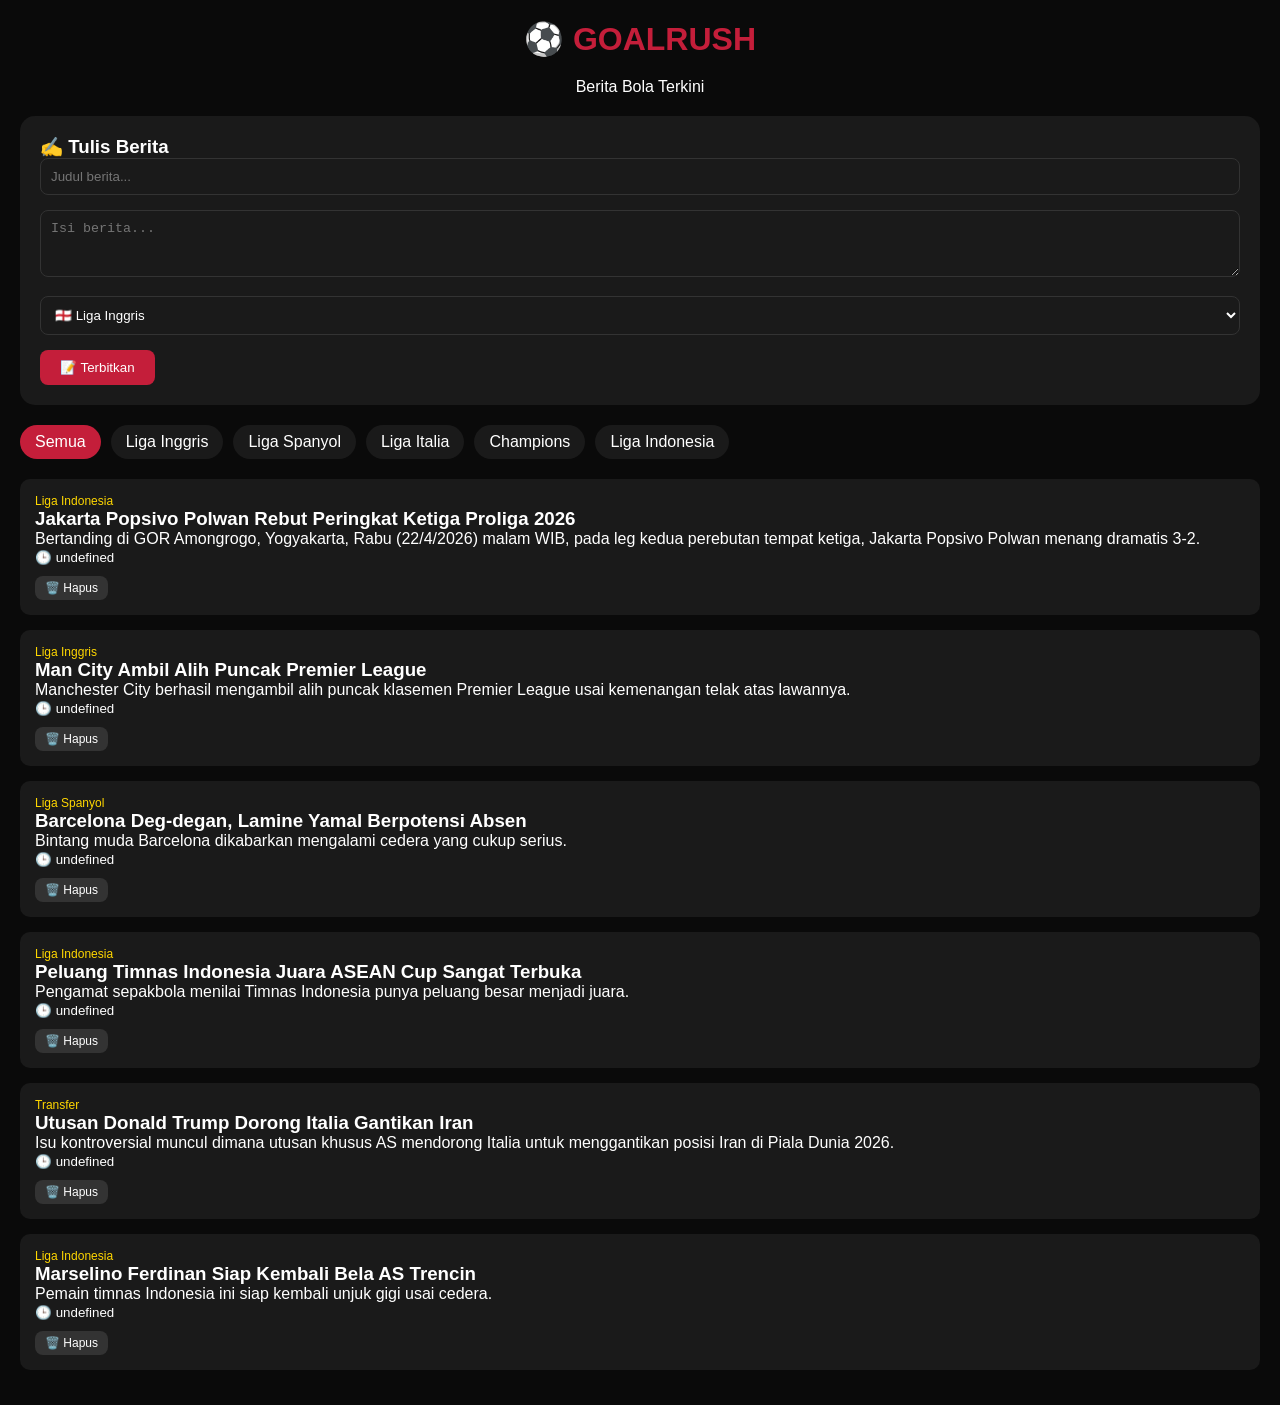
<file: deepseek_html_20260423_0d1b32.html>
<!DOCTYPE html>
<html lang="id">
<head>
    <meta charset="UTF-8">
    <meta name="viewport" content="width=device-width, initial-scale=1.0">
    <title>GoalRush - Berita Bola</title>
    <style>
        * {
            margin: 0;
            padding: 0;
            box-sizing: border-box;
        }
        body {
            font-family: Arial, sans-serif;
            background: #0a0a0a;
            color: white;
            padding: 20px;
        }
        h1 {
            color: #c41e3a;
            text-align: center;
            margin-bottom: 20px;
        }
        .form-group {
            margin-bottom: 15px;
        }
        input, textarea, select {
            width: 100%;
            padding: 10px;
            background: #1a1a1a;
            border: 1px solid #333;
            color: white;
            border-radius: 8px;
        }
        button {
            background: #c41e3a;
            color: white;
            padding: 10px 20px;
            border: none;
            border-radius: 8px;
            cursor: pointer;
        }
        .news-card {
            background: #1a1a1a;
            padding: 15px;
            border-radius: 10px;
            margin-bottom: 15px;
        }
        .category {
            color: #ffd700;
            font-size: 12px;
        }
        .delete-btn {
            background: #333;
            padding: 5px 10px;
            margin-top: 10px;
            font-size: 12px;
        }
        .nav-links {
            display: flex;
            gap: 10px;
            flex-wrap: wrap;
            margin: 20px 0;
        }
        .nav-link {
            background: #1a1a1a;
            padding: 8px 15px;
            border-radius: 20px;
            cursor: pointer;
        }
        .nav-link.active {
            background: #c41e3a;
        }
    </style>
</head>
<body>

    <h1>⚽ GOALRUSH</h1>
    <p style="text-align: center; margin-bottom: 20px;">Berita Bola Terkini</p>

    <!-- Form Tambah Berita -->
    <div style="background: #1a1a1a; padding: 20px; border-radius: 15px; margin-bottom: 20px;">
        <h3>✍️ Tulis Berita</h3>
        <div class="form-group">
            <input type="text" id="titleInput" placeholder="Judul berita...">
        </div>
        <div class="form-group">
            <textarea id="descInput" placeholder="Isi berita..." rows="3"></textarea>
        </div>
        <div class="form-group">
            <select id="categorySelect">
                <option value="Liga Inggris">🏴󠁧󠁢󠁥󠁮󠁧󠁿 Liga Inggris</option>
                <option value="Liga Spanyol">🇪🇸 Liga Spanyol</option>
                <option value="Liga Italia">🇮🇹 Liga Italia</option>
                <option value="Liga Champions">🏆 Liga Champions</option>
                <option value="Liga Indonesia">🇮🇩 Liga Indonesia</option>
            </select>
        </div>
        <button onclick="addNews()">📝 Terbitkan</button>
    </div>

    <!-- Filter Kategori -->
    <div class="nav-links">
        <div class="nav-link active" onclick="filterNews('all')">Semua</div>
        <div class="nav-link" onclick="filterNews('Liga Inggris')">Liga Inggris</div>
        <div class="nav-link" onclick="filterNews('Liga Spanyol')">Liga Spanyol</div>
        <div class="nav-link" onclick="filterNews('Liga Italia')">Liga Italia</div>
        <div class="nav-link" onclick="filterNews('Liga Champions')">Champions</div>
        <div class="nav-link" onclick="filterNews('Liga Indonesia')">Liga Indonesia</div>
    </div>

    <!-- Daftar Berita -->
    <div id="newsList"></div>

    <script>
        let newsItems = [
            {
                id: 1,
                title: "Man City Puncaki Premier League",
                description: "Manchester City berhasil mengambil alih puncak klasemen setelah kemenangan telak.",
                category: "Liga Inggris",
                date: new Date().toLocaleString()
            },
            {
                id: 2,
                title: "Barcelona Takut Kehilangan Lamine Yamal",
                description: "Bintang muda Barcelona dikabarkan cedera dan terancam absen hingga akhir musim.",
                category: "Liga Spanyol",
                date: new Date().toLocaleString()
            },
            {
                id: 3,
                title: "Timnas Indonesia Berpeluang Juara ASEAN Cup",
                description: "Pengamat sepakbola menilai peluang Timnas Indonesia sangat terbuka.",
                category: "Liga Indonesia",
                date: new Date().toLocaleString()
            }
        ];

        let currentFilter = 'all';

        function saveNews() {
            localStorage.setItem('goalrush_news', JSON.stringify(newsItems));
        }

        function loadNews() {
            const saved = localStorage.getItem('goalrush_news');
            if (saved) {
                newsItems = JSON.parse(saved);
            }
            renderNews();
        }

        function addNews() {
            const title = document.getElementById('titleInput').value.trim();
            const desc = document.getElementById('descInput').value.trim();
            const category = document.getElementById('categorySelect').value;

            if (!title || !desc) {
                alert('Judul dan deskripsi harus diisi!');
                return;
            }

            const newNews = {
                id: Date.now(),
                title: title,
                description: desc,
                category: category,
                date: new Date().toLocaleString()
            };

            newsItems.unshift(newNews);
            saveNews();
            
            document.getElementById('titleInput').value = '';
            document.getElementById('descInput').value = '';
            
            renderNews();
            alert('Berita berhasil ditambahkan!');
        }

        function deleteNews(id) {
            if (confirm('Hapus berita ini?')) {
                newsItems = newsItems.filter(item => item.id !== id);
                saveNews();
                renderNews();
            }
        }

        function filterNews(category) {
            currentFilter = category;
            
            // Update active class
            document.querySelectorAll('.nav-link').forEach(link => {
                link.classList.remove('active');
                if (link.innerText === 'Semua' && category === 'all') {
                    link.classList.add('active');
                } else if (link.innerText === category) {
                    link.classList.add('active');
                }
            });
            
            renderNews();
        }

        function renderNews() {
            const container = document.getElementById('newsList');
            let filtered = newsItems;
            
            if (currentFilter !== 'all') {
                filtered = newsItems.filter(item => item.category === currentFilter);
            }
            
            if (filtered.length === 0) {
                container.innerHTML = '<p style="text-align:center; color:#888;">Belum ada berita</p>';
                return;
            }
            
            container.innerHTML = filtered.map(news => `
                <div class="news-card">
                    <div class="category">${news.category}</div>
                    <h3>${escapeHtml(news.title)}</h3>
                    <p>${escapeHtml(news.description)}</p>
                    <small>🕒 ${news.date}</small>
                    <div><button class="delete-btn" onclick="deleteNews(${news.id})">🗑️ Hapus</button></div>
                </div>
            `).join('');
        }

        function escapeHtml(str) {
            return str.replace(/[&<>]/g, function(m) {
                if (m === '&') return '&amp;';
                if (m === '<') return '&lt;';
                if (m === '>') return '&gt;';
                return m;
            });
        }

        // Load data saat halaman dibuka
        loadNews();

        // Service Worker untuk PWA
        if ('serviceWorker' in navigator) {
            navigator.serviceWorker.register('/GoalRush/service-worker.js').catch(err => {
                console.log('SW Error:', err);
            });
        }
    </script>

    <!-- Service Worker sederhana inline untuk testing -->
    <script>
        // Service Worker sederhana jika file eksternal tidak ada
        if ('serviceWorker' in navigator) {
            window.addEventListener('load', () => {
                const swCode = `self.addEventListener('fetch', event => {
                    event.respondWith(fetch(event.request));
                });`;
                
                const blob = new Blob([swCode], {type: 'application/javascript'});
                const url = URL.createObjectURL(blob);
                navigator.serviceWorker.register(url);
            });
        }
    </script>
</body>
</html>
</file>
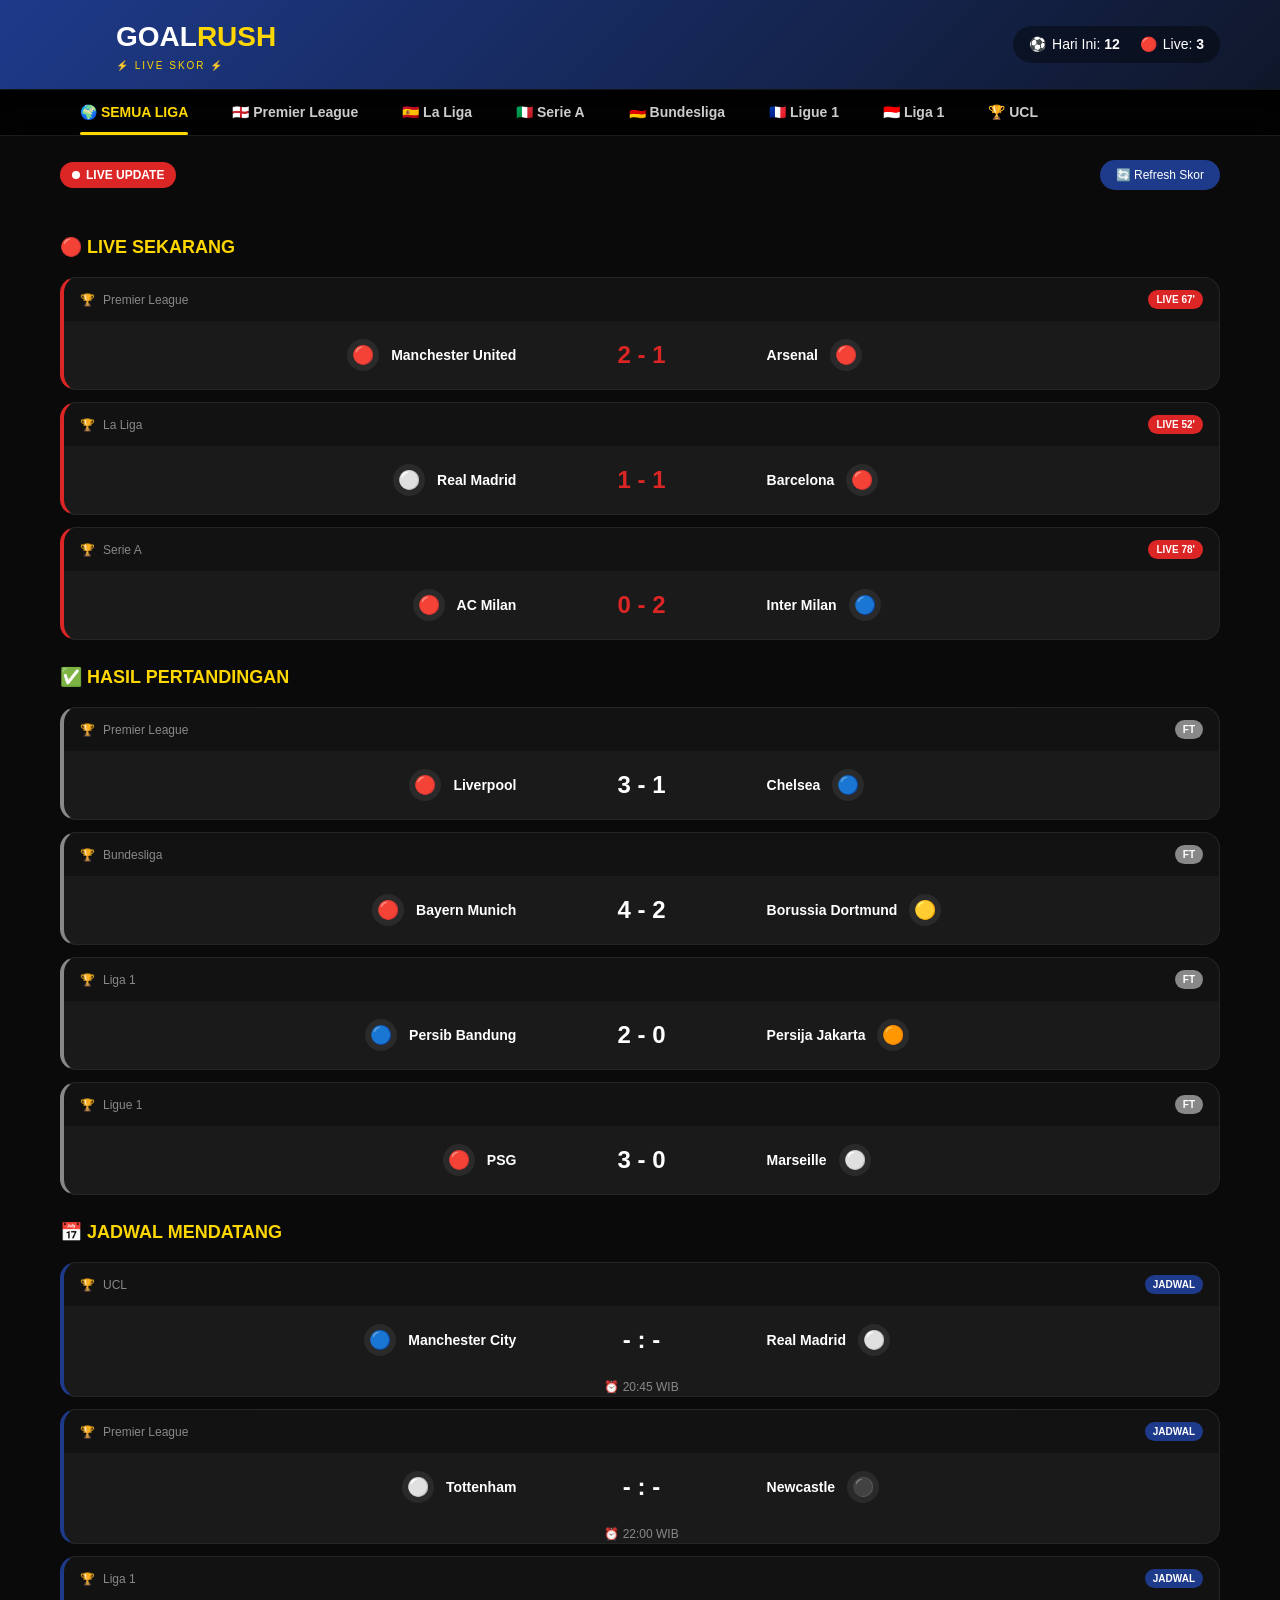
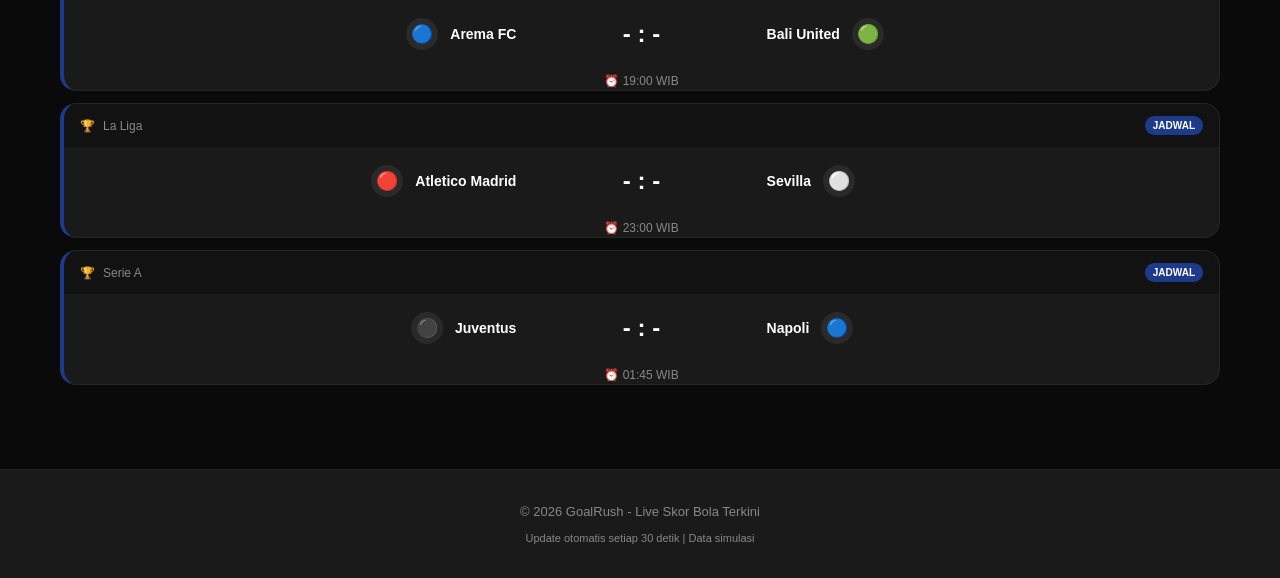
<file: deepseek_html_20260423_1cf9ba.html>
<!DOCTYPE html>
<html lang="id">

<head>
    <meta charset="UTF-8" />
    <meta name="viewport" content="width=device-width, initial-scale=1, viewport-fit=cover">
    <meta name="mobile-web-app-capable" content="yes">
    <meta name="apple-mobile-web-app-capable" content="yes">
    <meta name="apple-mobile-web-app-status-bar-style" content="black-translucent">
    <meta name="theme-color" content="#1e3a8a" />
    <link rel="manifest" href="manifest.json" />
    <link rel="icon" href="icons/icon-192x192-A.png" type="image/png" />
    <title>GoalRush - Live Skor Bola</title>
    <style>
        * {
            margin: 0;
            padding: 0;
            box-sizing: border-box;
        }

        :root {
            --primary-blue: #1e3a8a;
            --primary-dark: #0f172a;
            --primary-red: #dc2626;
            --primary-green: #22c55e;
            --bg-dark: #0a0a0a;
            --bg-card: #1a1a1a;
            --bg-light: #2a2a2a;
            --text-light: #ffffff;
            --text-gray: #cccccc;
            --text-muted: #888888;
        }

        body {
            font-family: -apple-system, BlinkMacSystemFont, 'Segoe UI', 'Roboto', 'Helvetica Neue', sans-serif;
            background: var(--bg-dark);
            color: var(--text-light);
            line-height: 1.5;
        }

        /* Header */
        .header {
            background: linear-gradient(135deg, var(--primary-blue) 0%, var(--primary-dark) 100%);
            position: sticky;
            top: 0;
            z-index: 1000;
            box-shadow: 0 4px 12px rgba(0, 0, 0, 0.3);
        }

        .header-top {
            max-width: 1200px;
            margin: 0 auto;
            padding: 16px 20px;
            display: flex;
            justify-content: space-between;
            align-items: center;
            flex-wrap: wrap;
            gap: 16px;
        }

        .logo {
            display: flex;
            align-items: center;
            gap: 12px;
        }

        .logo-icon {
            width: 44px;
            height: 44px;
            background: url('https://cdn-icons-png.flaticon.com/512/5099/5099154.png') center/cover no-repeat;
            filter: drop-shadow(0 4px 8px rgba(0, 0, 0, 0.3));
            border-radius: 50%;
        }

        .logo h1 {
            font-size: 28px;
            font-weight: 800;
        }

        .logo h1 span {
            color: #ffd700;
        }

        .logo p {
            font-size: 10px;
            color: #ffd700;
            letter-spacing: 2px;
        }

        .stats {
            display: flex;
            gap: 20px;
            background: rgba(0, 0, 0, 0.4);
            padding: 8px 16px;
            border-radius: 40px;
        }

        .stat-item {
            display: flex;
            align-items: center;
            gap: 6px;
            font-size: 14px;
        }

        /* Navigation */
        .nav-bar {
            background: rgba(0, 0, 0, 0.8);
            backdrop-filter: blur(10px);
            border-top: 1px solid rgba(255, 255, 255, 0.1);
            border-bottom: 1px solid rgba(255, 255, 255, 0.1);
            overflow-x: auto;
            white-space: nowrap;
        }

        .nav-links {
            max-width: 1200px;
            margin: 0 auto;
            padding: 0 20px;
            display: flex;
            gap: 4px;
        }

        .nav-link {
            padding: 12px 20px;
            color: var(--text-gray);
            font-weight: 600;
            font-size: 14px;
            cursor: pointer;
            position: relative;
        }

        .nav-link.active {
            color: #ffd700;
        }

        .nav-link.active::after {
            content: '';
            position: absolute;
            bottom: 0;
            left: 20px;
            right: 20px;
            height: 3px;
            background: #ffd700;
            border-radius: 3px;
        }

        /* Container */
        .container {
            max-width: 1200px;
            margin: 0 auto;
            padding: 24px 20px;
        }

        /* Live Badge */
        .live-badge {
            background: var(--primary-red);
            color: white;
            padding: 4px 12px;
            border-radius: 20px;
            font-size: 12px;
            font-weight: 700;
            display: inline-flex;
            align-items: center;
            gap: 6px;
            margin-bottom: 20px;
        }

        .live-badge::before {
            content: '';
            width: 8px;
            height: 8px;
            background: white;
            border-radius: 50%;
            animation: blink 1s infinite;
        }

        @keyframes blink {
            0%, 100% { opacity: 1; }
            50% { opacity: 0.3; }
        }

        /* Match Card */
        .match-card {
            background: var(--bg-card);
            border-radius: 16px;
            margin-bottom: 12px;
            overflow: hidden;
            transition: all 0.3s;
            border: 1px solid rgba(255, 255, 255, 0.05);
        }

        .match-card:hover {
            transform: translateX(4px);
            border-color: var(--primary-blue);
        }

        .match-card.live {
            border-left: 4px solid var(--primary-red);
        }

        .match-card.ft {
            border-left: 4px solid var(--text-muted);
        }

        .match-card.scheduled {
            border-left: 4px solid var(--primary-blue);
        }

        .match-header {
            padding: 12px 16px;
            background: rgba(0, 0, 0, 0.3);
            display: flex;
            justify-content: space-between;
            align-items: center;
            font-size: 12px;
            color: var(--text-muted);
        }

        .match-league {
            display: flex;
            align-items: center;
            gap: 8px;
        }

        .match-status {
            padding: 2px 8px;
            border-radius: 12px;
            font-size: 10px;
            font-weight: 600;
        }

        .status-live {
            background: var(--primary-red);
            color: white;
        }

        .status-ft {
            background: var(--text-muted);
            color: white;
        }

        .status-scheduled {
            background: var(--primary-blue);
            color: white;
        }

        .match-body {
            padding: 16px;
            display: flex;
            align-items: center;
            justify-content: space-between;
            gap: 16px;
        }

        .team {
            flex: 2;
            display: flex;
            align-items: center;
            gap: 12px;
        }

        .team-home {
            justify-content: flex-end;
        }

        .team-away {
            justify-content: flex-start;
        }

        .team-icon {
            width: 32px;
            height: 32px;
            background: var(--bg-light);
            border-radius: 50%;
            display: flex;
            align-items: center;
            justify-content: center;
            font-size: 18px;
        }

        .team-name {
            font-weight: 600;
            font-size: 14px;
        }

        .score {
            flex: 1;
            text-align: center;
            font-size: 24px;
            font-weight: 800;
        }

        .score-live {
            color: var(--primary-red);
        }

        .match-time {
            text-align: center;
            font-size: 12px;
            color: var(--text-muted);
            margin-top: 4px;
        }

        /* Section Title */
        .section-title {
            font-size: 18px;
            font-weight: 700;
            margin: 24px 0 16px;
            color: #ffd700;
            display: flex;
            align-items: center;
            gap: 10px;
        }

        /* Footer */
        .footer {
            background: var(--bg-card);
            margin-top: 48px;
            padding: 32px 20px;
            text-align: center;
            color: var(--text-muted);
            font-size: 13px;
            border-top: 1px solid rgba(255, 255, 255, 0.05);
        }

        /* Refresh Button */
        .refresh-btn {
            background: var(--primary-blue);
            border: none;
            color: white;
            padding: 8px 16px;
            border-radius: 30px;
            cursor: pointer;
            font-size: 12px;
            display: flex;
            align-items: center;
            gap: 6px;
            margin-bottom: 20px;
        }

        .refresh-btn:hover {
            background: var(--primary-dark);
        }

        /* Responsive */
        @media (max-width: 768px) {
            .header-top {
                flex-direction: column;
                text-align: center;
            }
            
            .team-name {
                font-size: 12px;
            }
            
            .score {
                font-size: 20px;
            }
            
            .team-icon {
                width: 28px;
                height: 28px;
                font-size: 14px;
            }
            
            .match-body {
                padding: 12px;
            }
        }
    </style>
</head>

<body>
    <header class="header">
        <div class="header-top">
            <div class="logo">
                <div class="logo-icon"></div>
                <div>
                    <h1>GOAL<span>RUSH</span></h1>
                    <p>⚡ LIVE SKOR ⚡</p>
                </div>
            </div>
            <div class="stats">
                <div class="stat-item">
                    <span>⚽</span>
                    <span>Hari Ini: <strong id="totalMatches">0</strong></span>
                </div>
                <div class="stat-item">
                    <span>🔴</span>
                    <span>Live: <strong id="liveCount">0</strong></span>
                </div>
            </div>
        </div>
    </header>

    <div class="nav-bar">
        <div class="nav-links" id="navLinks">
            <div class="nav-link active" data-league="all">🌍 SEMUA LIGA</div>
            <div class="nav-link" data-league="Premier League">🏴󠁧󠁢󠁥󠁮󠁧󠁿 Premier League</div>
            <div class="nav-link" data-league="La Liga">🇪🇸 La Liga</div>
            <div class="nav-link" data-league="Serie A">🇮🇹 Serie A</div>
            <div class="nav-link" data-league="Bundesliga">🇩🇪 Bundesliga</div>
            <div class="nav-link" data-league="Ligue 1">🇫🇷 Ligue 1</div>
            <div class="nav-link" data-league="Liga 1">🇮🇩 Liga 1</div>
            <div class="nav-link" data-league="UCL">🏆 UCL</div>
        </div>
    </div>

    <div class="container">
        <div style="display: flex; justify-content: space-between; align-items: center; flex-wrap: wrap;">
            <div class="live-badge">
                LIVE UPDATE
            </div>
            <button class="refresh-btn" onclick="refreshData()">
                🔄 Refresh Skor
            </button>
        </div>

        <div id="matchesContainer"></div>
    </div>

    <footer class="footer">
        <p>© 2026 GoalRush - Live Skor Bola Terkini</p>
        <p style="margin-top: 8px; font-size: 11px;">Update otomatis setiap 30 detik | Data simulasi</p>
    </footer>

    <script>
        // Data pertandingan (simulasi)
        let matches = [
            // LIVE MATCHES
            { id: 1, league: "Premier League", homeTeam: "Manchester United", awayTeam: "Arsenal", homeScore: 2, awayScore: 1, status: "LIVE", minute: "67'", iconHome: "🔴", iconAway: "🔴" },
            { id: 2, league: "La Liga", homeTeam: "Real Madrid", awayTeam: "Barcelona", homeScore: 1, awayScore: 1, status: "LIVE", minute: "52'", iconHome: "⚪", iconAway: "🔴" },
            { id: 3, league: "Serie A", homeTeam: "AC Milan", awayTeam: "Inter Milan", homeScore: 0, awayScore: 2, status: "LIVE", minute: "78'", iconHome: "🔴", iconAway: "🔵" },
            
            // FT MATCHES (Sudah selesai)
            { id: 4, league: "Premier League", homeTeam: "Liverpool", awayTeam: "Chelsea", homeScore: 3, awayScore: 1, status: "FT", minute: "Fulltime", iconHome: "🔴", iconAway: "🔵" },
            { id: 5, league: "Bundesliga", homeTeam: "Bayern Munich", awayTeam: "Borussia Dortmund", homeScore: 4, awayScore: 2, status: "FT", minute: "Fulltime", iconHome: "🔴", iconAway: "🟡" },
            { id: 6, league: "Liga 1", homeTeam: "Persib Bandung", awayTeam: "Persija Jakarta", homeScore: 2, awayScore: 0, status: "FT", minute: "Fulltime", iconHome: "🔵", iconAway: "🟠" },
            { id: 7, league: "Ligue 1", homeTeam: "PSG", awayTeam: "Marseille", homeScore: 3, awayScore: 0, status: "FT", minute: "Fulltime", iconHome: "🔴", iconAway: "⚪" },
            
            // SCHEDULED (Jadwal nanti)
            { id: 8, league: "UCL", homeTeam: "Manchester City", awayTeam: "Real Madrid", homeScore: null, awayScore: null, status: "SCHEDULED", minute: "20:45 WIB", iconHome: "🔵", iconAway: "⚪" },
            { id: 9, league: "Premier League", homeTeam: "Tottenham", awayTeam: "Newcastle", homeScore: null, awayScore: null, status: "SCHEDULED", minute: "22:00 WIB", iconHome: "⚪", iconAway: "⚫" },
            { id: 10, league: "Liga 1", homeTeam: "Arema FC", awayTeam: "Bali United", homeScore: null, awayScore: null, status: "SCHEDULED", minute: "19:00 WIB", iconHome: "🔵", iconAway: "🟢" },
            { id: 11, league: "La Liga", homeTeam: "Atletico Madrid", awayTeam: "Sevilla", homeScore: null, awayScore: null, status: "SCHEDULED", minute: "23:00 WIB", iconHome: "🔴", iconAway: "⚪" },
            { id: 12, league: "Serie A", homeTeam: "Juventus", awayTeam: "Napoli", homeScore: null, awayScore: null, status: "SCHEDULED", minute: "01:45 WIB", iconHome: "⚫", iconAway: "🔵" }
        ];

        let currentLeague = "all";

        // Fungsi refresh data (simulasi update skor)
        function refreshData() {
            // Simulasi update skor untuk pertandingan live
            matches = matches.map(match => {
                if (match.status === "LIVE") {
                    // Random update skor (tambah gol random)
                    if (Math.random() > 0.7) {
                        const randomTeam = Math.random() > 0.5 ? "homeScore" : "awayScore";
                        match[randomTeam] += 1;
                    }
                    // Update menit
                    const currentMin = parseInt(match.minute) || 0;
                    if (currentMin < 90) {
                        match.minute = (currentMin + 2) + "'";
                    }
                }
                return match;
            });
            
            renderMatches();
            showNotification("Skor berhasil diperbarui!");
        }

        function filterMatches(league) {
            currentLeague = league;
            
            // Update active class
            document.querySelectorAll('.nav-link').forEach(link => {
                link.classList.remove('active');
                if (link.getAttribute('data-league') === league) {
                    link.classList.add('active');
                }
            });
            
            renderMatches();
        }

        function renderMatches() {
            const container = document.getElementById('matchesContainer');
            let filtered = matches;
            
            if (currentLeague !== "all") {
                filtered = matches.filter(m => m.league === currentLeague);
            }
            
            // Pisahkan berdasarkan status
            const liveMatches = filtered.filter(m => m.status === "LIVE");
            const ftMatches = filtered.filter(m => m.status === "FT");
            const scheduledMatches = filtered.filter(m => m.status === "SCHEDULED");
            
            let html = '';
            
            // Live Matches
            if (liveMatches.length > 0) {
                html += `<div class="section-title">🔴 LIVE SEKARANG</div>`;
                liveMatches.forEach(match => {
                    html += renderMatchCard(match);
                });
            }
            
            // FT Matches
            if (ftMatches.length > 0) {
                html += `<div class="section-title">✅ HASIL PERTANDINGAN</div>`;
                ftMatches.forEach(match => {
                    html += renderMatchCard(match);
                });
            }
            
            // Scheduled Matches
            if (scheduledMatches.length > 0) {
                html += `<div class="section-title">📅 JADWAL MENDATANG</div>`;
                scheduledMatches.forEach(match => {
                    html += renderMatchCard(match);
                });
            }
            
            if (filtered.length === 0) {
                html = `<div class="empty-state" style="text-align: center; padding: 60px;">
                            <div class="empty-icon">⚽</div>
                            <h3>Tidak ada pertandingan</h3>
                            <p>Tidak ada jadwal untuk liga yang dipilih</p>
                        </div>`;
            }
            
            container.innerHTML = html;
            updateStats();
        }

        function renderMatchCard(match) {
            let statusClass = "";
            let statusText = "";
            let scoreDisplay = "";
            
            if (match.status === "LIVE") {
                statusClass = "live";
                statusText = `<span class="match-status status-live">LIVE ${match.minute}</span>`;
                scoreDisplay = `<div class="score score-live">${match.homeScore} - ${match.awayScore}</div>`;
            } else if (match.status === "FT") {
                statusClass = "ft";
                statusText = `<span class="match-status status-ft">FT</span>`;
                scoreDisplay = `<div class="score">${match.homeScore} - ${match.awayScore}</div>`;
            } else {
                statusClass = "scheduled";
                statusText = `<span class="match-status status-scheduled">JADWAL</span>`;
                scoreDisplay = `<div class="score">- : -</div>`;
            }
            
            return `
                <div class="match-card ${statusClass}">
                    <div class="match-header">
                        <div class="match-league">
                            <span>🏆</span> ${match.league}
                        </div>
                        ${statusText}
                    </div>
                    <div class="match-body">
                        <div class="team team-home">
                            <div class="team-icon">${match.iconHome}</div>
                            <div class="team-name">${match.homeTeam}</div>
                        </div>
                        ${scoreDisplay}
                        <div class="team team-away">
                            <div class="team-name">${match.awayTeam}</div>
                            <div class="team-icon">${match.iconAway}</div>
                        </div>
                    </div>
                    ${match.status === "SCHEDULED" ? `<div class="match-time">⏰ ${match.minute}</div>` : ''}
                </div>
            `;
        }

        function updateStats() {
            const total = matches.length;
            const live = matches.filter(m => m.status === "LIVE").length;
            document.getElementById('totalMatches').textContent = total;
            document.getElementById('liveCount').textContent = live;
        }

        function showNotification(msg) {
            const notif = document.createElement('div');
            notif.innerText = msg;
            notif.style.position = 'fixed';
            notif.style.bottom = '20px';
            notif.style.right = '20px';
            notif.style.backgroundColor = '#22c55e';
            notif.style.color = 'white';
            notif.style.padding = '12px 20px';
            notif.style.borderRadius = '30px';
            notif.style.zIndex = '9999';
            notif.style.fontSize = '14px';
            notif.style.boxShadow = '0 4px 12px rgba(0,0,0,0.3)';
            document.body.appendChild(notif);
            setTimeout(() => notif.remove(), 2000);
        }

        // Auto refresh setiap 30 detik
        setInterval(() => {
            refreshData();
        }, 30000);

        // Event listener untuk navigasi
        document.querySelectorAll('.nav-link').forEach(link => {
            link.addEventListener('click', (e) => {
                const league = link.getAttribute('data-league');
                filterMatches(league);
            });
        });

        // Render awal
        renderMatches();

        // Service Worker untuk PWA
        if ('serviceWorker' in navigator) {
            window.addEventListener('load', () => {
                navigator.serviceWorker.register('/GoalRush/service-worker.js')
                    .then(() => console.log('SW Registered'))
                    .catch(err => console.log('SW Error:', err));
            });
        }
    </script>
</body>

</html>
</file>
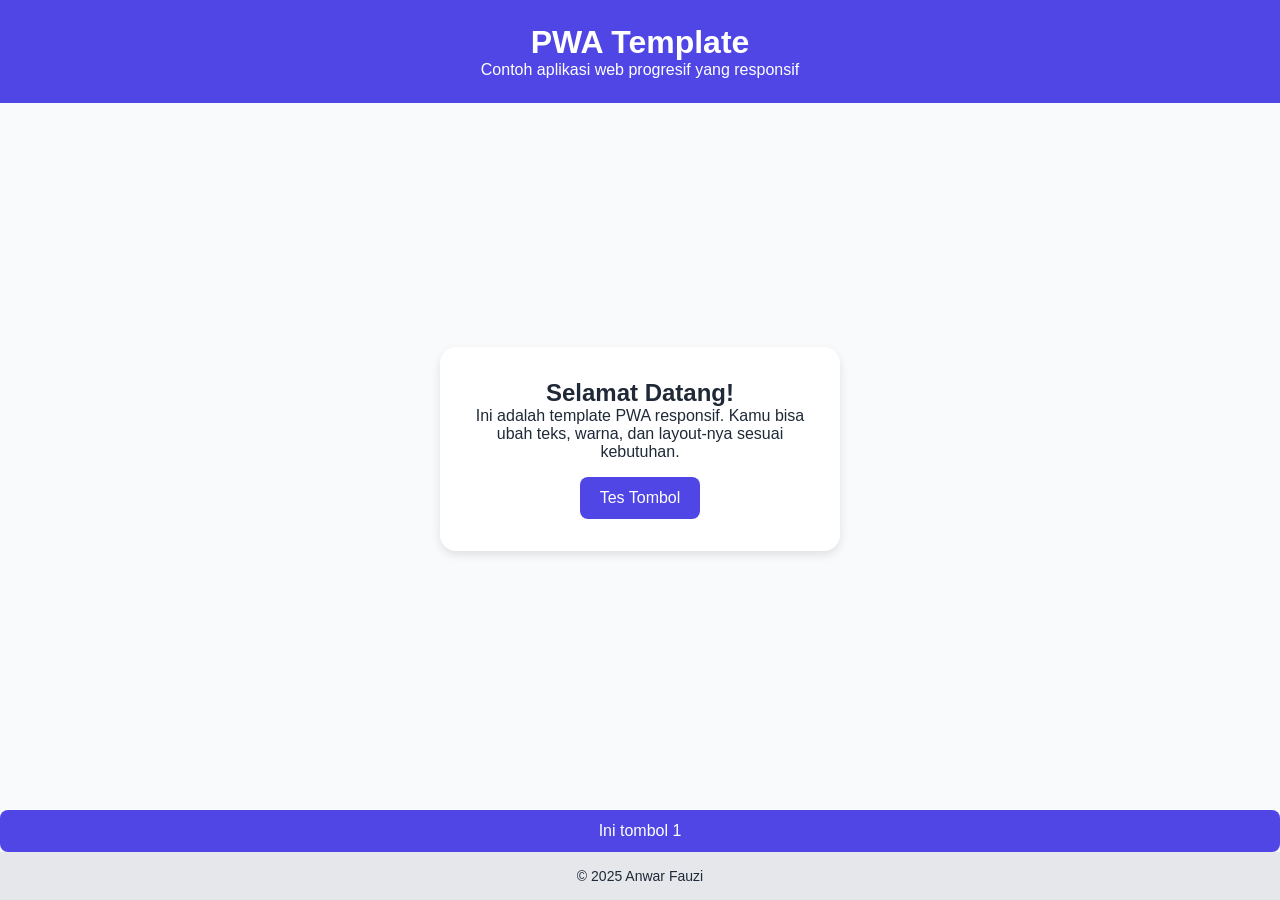
<file: example.html>
<!DOCTYPE html>
<html lang="id">

<head>
  <meta charset="UTF-8" />
  <meta name="viewport" content="width=device-width, initial-scale=1, viewport-fit=cover">
  <meta name="mobile-web-app-capable" content="yes">
  <meta name="apple-mobile-web-app-capable" content="yes">
  <meta name="apple-mobile-web-app-status-bar-style" content="black-translucent">
  <meta name="theme-color" content="#4F46E5" />
  <link rel="manifest" href="manifest.json" />
  <link rel="icon" href="icons/icon-192x192-A.png" type="image/png" />
  <title>PWA Template Responsif</title>
  <link rel="stylesheet" href="assets/style.css" />
</head>

<body>
  <header class="header">
    <h1>PWA Template</h1>
    <p>Contoh aplikasi web progresif yang responsif</p>
  </header>

  <main class="main">
    <section class="card">
      <h2>Selamat Datang!</h2>
      <p>
        Ini adalah template PWA responsif. Kamu bisa ubah teks, warna, dan layout-nya sesuai kebutuhan.
      </p>
      <button onclick="alert('PWA aktif!')">Tes Tombol</button>
    </section>
  </main>
  <button onclick="alert('tombol testing hidup')">Ini tombol 1</button>

  <footer class="footer">
    <p>© 2025 Anwar Fauzi</p>
  </footer>

  <script>
    if ('serviceWorker' in navigator) {
      navigator.serviceWorker.register('./service-worker.js')
        .then(() => console.log('SW registered!'))
        .catch(err => console.error('SW gagal:', err));
    }
  </script>

</body>

</html>
</file>
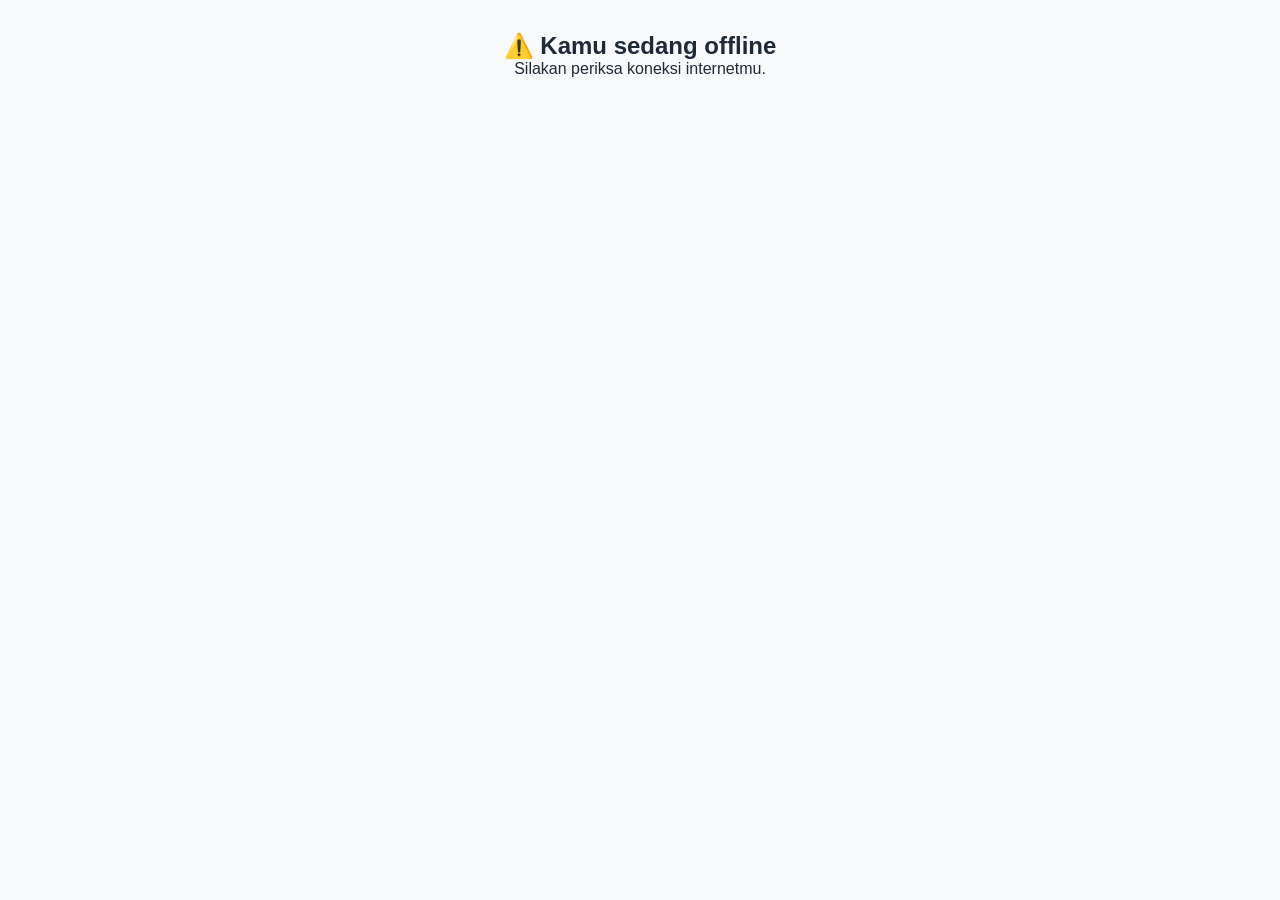
<file: offline.html>
<!DOCTYPE html>
<html lang="en">

<head>
    <meta charset="UTF-8" />
    <meta name="viewport" content="width=device-width, initial-scale=1.0" />
    <title>Offline</title>
    <link rel="stylesheet" href="assets/style.css">
</head>

<body style="text-align:center; padding:2rem;">
    <h2>⚠️ Kamu sedang offline</h2>
    <p>Silakan periksa koneksi internetmu.</p>
</body>

</html>
</file>
<file: assets/style.css>
:root {
  --primary: #4F46E5;
  --bg: #f9fafb;
  --text: #1f2937;
}

* {
  margin: 0;
  padding: 0;
  box-sizing: border-box;
  font-family: 'Inter', sans-serif;
}

body {
  background: var(--bg);
  color: var(--text);
  display: flex;
  flex-direction: column;
  min-height: 100vh;
}

.header {
  background: var(--primary);
  color: white;
  text-align: center;
  padding: 1.5rem;
}

.main {
  flex: 1;
  display: flex;
  justify-content: center;
  align-items: center;
  padding: 1.5rem;
}

.card {
  background: white;
  border-radius: 1rem;
  box-shadow: 0 4px 10px rgba(0,0,0,0.1);
  max-width: 400px;
  width: 100%;
  padding: 2rem;
  text-align: center;
}

button {
  background: var(--primary);
  border: none;
  color: white;
  padding: 0.75rem 1.25rem;
  border-radius: 0.5rem;
  cursor: pointer;
  font-size: 1rem;
  margin-top: 1rem;
}

button:hover {
  opacity: 0.9;
}

.footer {
  text-align: center;
  padding: 1rem;
  font-size: 0.875rem;
  background: #e5e7eb;
}

@media (max-width: 600px) {
  .card {
    padding: 1.25rem;
  }
  h1 {
    font-size: 1.5rem;
  }
  h2 {
    font-size: 1.25rem;
  }
}
</file>
